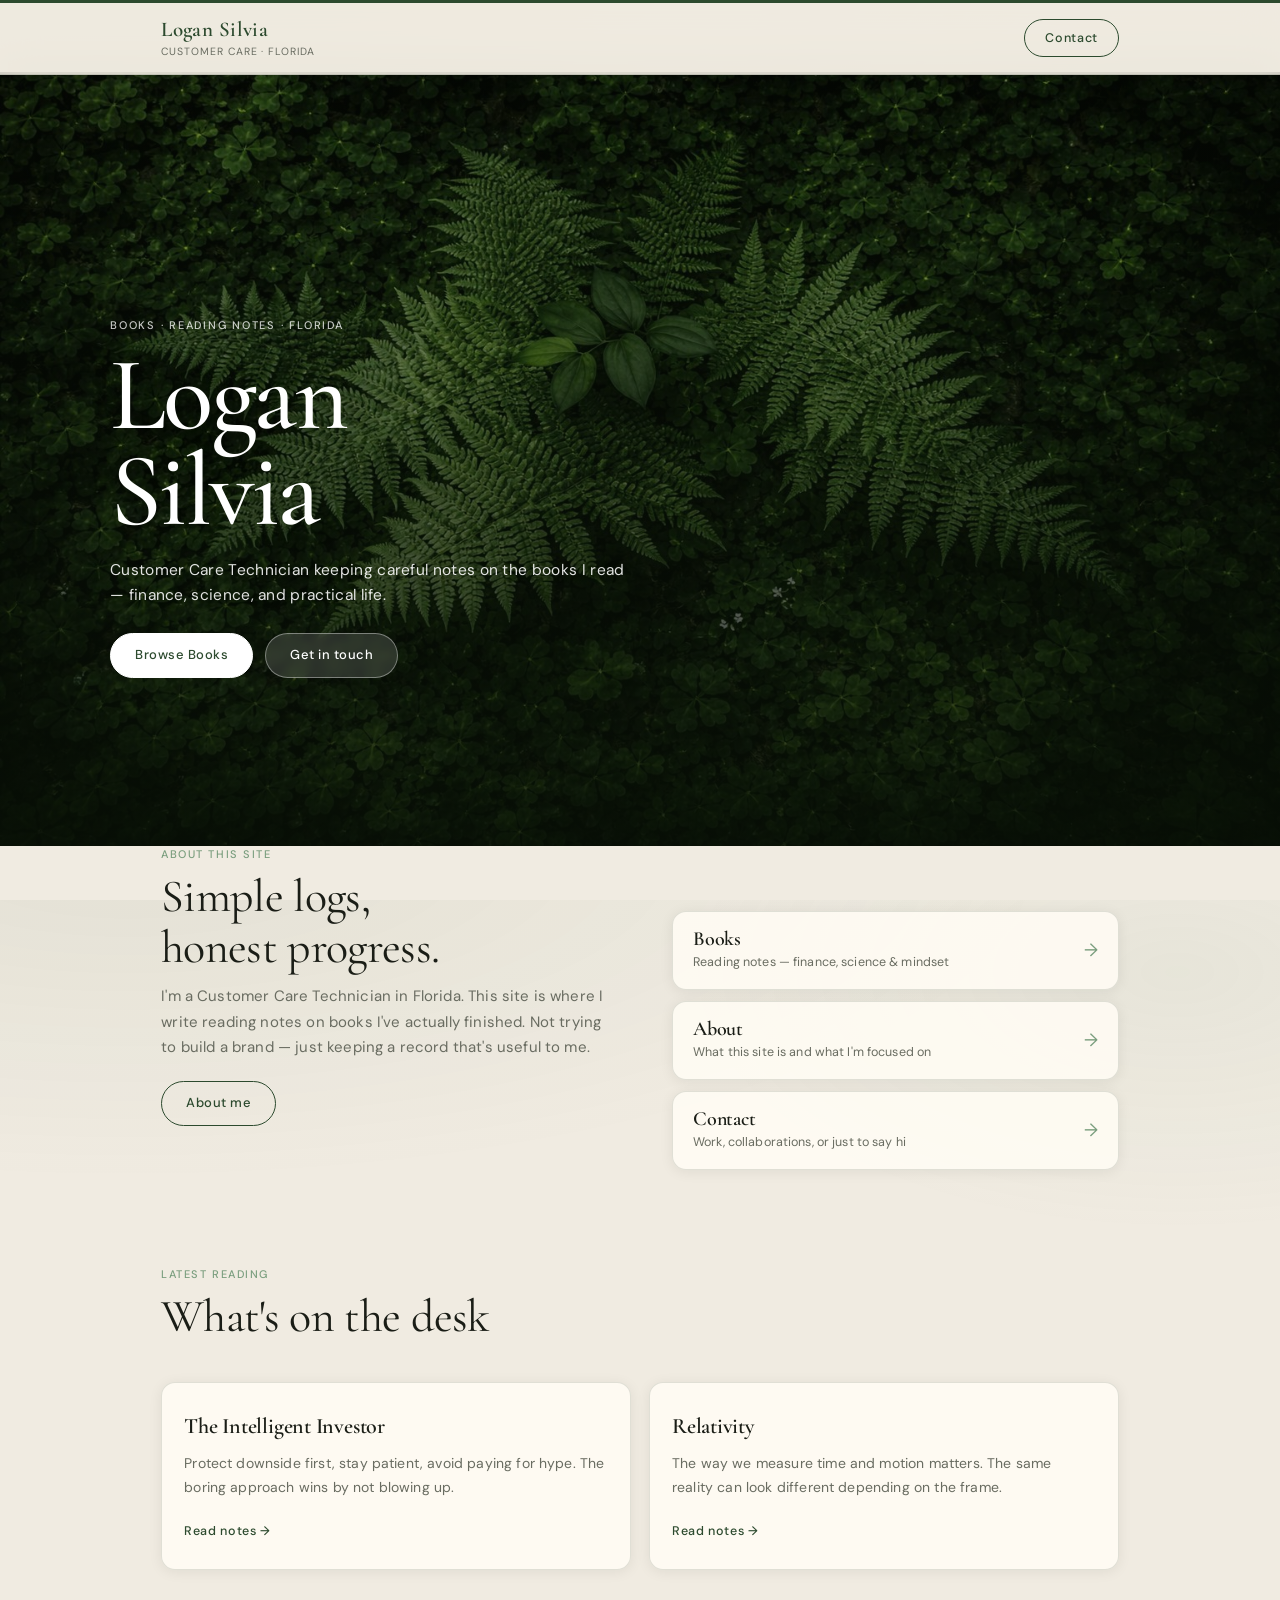
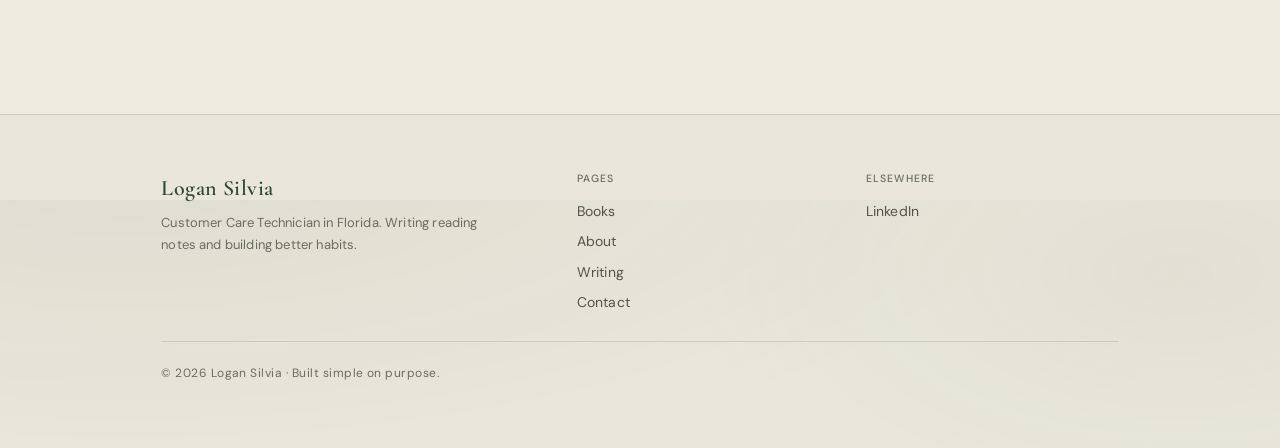
<file: index.html>
<!doctype html>
<html lang="en">

<!-- Google tag (gtag.js) -->
<script async src="https://www.googletagmanager.com/gtag/js?id=G-5EECN0SVDY"></script>
<script>
  window.dataLayer = window.dataLayer || [];
  function gtag(){dataLayer.push(arguments);}
  gtag('js', new Date());
  gtag('config', 'G-5EECN0SVDY');
</script>

<head>
  <meta charset="utf-8">
  <meta name="viewport" content="width=device-width, initial-scale=1">
  <meta name="description" content="Logan Silvia — Customer Care Technician in Florida. Reading notes and occasional thoughts.">
  <title>Logan Silvia</title>
  <link rel="preconnect" href="https://fonts.googleapis.com">
  <link rel="preconnect" href="https://fonts.gstatic.com" crossorigin>
  <link href="https://fonts.googleapis.com/css2?family=Cormorant+Garamond:ital,wght@0,300;0,400;0,600;1,300;1,400&family=DM+Sans:opsz,wght@9..40,300;9..40,400;9..40,500&display=swap" rel="stylesheet">
  <link rel="stylesheet" href="style.css">
</head>
<body>

<header class="topbar">
  <div class="wrap">
    <nav class="nav">
      <a class="brand" href="index.html" aria-label="Logan Silvia — Home">
        <span class="brand-name">Logan Silvia</span>
        <span class="brand-sub">Customer Care · Florida</span>
      </a>
      <a class="nav-cta" href="contact.html">Contact</a>
    </nav>
  </div>
</header>

<!-- Hero -->
<section class="hero">
  <img class="hero-img" src="ferns_greenery.png" alt="Ferns and clover seen from above in lush natural light">
  <div class="hero-overlay"></div>
  <div class="hero-content">
    <span class="hero-eyebrow">Books · Reading Notes · Florida</span>
    <h1>Logan<br>Silvia</h1>
    <p class="hero-sub">Customer Care Technician keeping careful notes on the books I read — finance, science, and practical life.</p>
    <div class="hero-actions">
      <a class="btn btn-hero-primary" href="books.html">Browse Books</a>
      <a class="btn btn-hero" href="contact.html">Get in touch</a>
    </div>
  </div>
</section>

<!-- Intro -->
<section class="reveal">
  <div class="wrap">
    <div style="display:grid; grid-template-columns:1fr 1fr; gap:clamp(28px,5vw,64px); align-items:start;">

      <div>
        <span class="section-label">About this site</span>
        <h2 class="section-title">Simple logs,<br>honest progress.</h2>
        <p class="section-lead" style="margin-bottom:20px;">
          I'm a Customer Care Technician in Florida. This site is where I write reading notes on books I've actually finished. Not trying to build a brand — just keeping a record that's useful to me.
        </p>
        <a class="btn btn-outline" href="about.html">About me</a>
      </div>

      <div class="intro-links">
        <a class="nav-item" href="books.html">
          <span>
            <span class="nav-item-label">Books</span>
            <span class="nav-item-desc">Reading notes — finance, science &amp; mindset</span>
          </span>
          <span class="nav-item-arrow">→</span>
        </a>
        <a class="nav-item" href="about.html">
          <span>
            <span class="nav-item-label">About</span>
            <span class="nav-item-desc">What this site is and what I'm focused on</span>
          </span>
          <span class="nav-item-arrow">→</span>
        </a>
        <a class="nav-item" href="contact.html">
          <span>
            <span class="nav-item-label">Contact</span>
            <span class="nav-item-desc">Work, collaborations, or just to say hi</span>
          </span>
          <span class="nav-item-arrow">→</span>
        </a>
      </div>

    </div>
  </div>
</section>

<!-- Latest reading -->
<section class="reveal">
  <div class="wrap">
    <div class="section-head">
      <span class="section-label">Latest reading</span>
      <h2 class="section-title">What's on the desk</h2>
    </div>

    <div class="card-grid" style="grid-template-columns: repeat(2, 1fr);">
      <a class="card" href="books.html">
        <h3>The Intelligent Investor</h3>
        <p>Protect downside first, stay patient, avoid paying for hype. The boring approach wins by not blowing up.</p>
        <span class="card-link">Read notes →</span>
      </a>
      <a class="card" href="books.html">
        <h3>Relativity</h3>
        <p>The way we measure time and motion matters. The same reality can look different depending on the frame.</p>
        <span class="card-link">Read notes →</span>
      </a>
    </div>
  </div>
</section>

<!-- AdSense -->
<div class="wrap" style="padding-bottom: clamp(28px,4vw,48px);">
  <script async src="https://pagead2.googlesyndication.com/pagead/js/adsbygoogle.js?client=ca-pub-6628677191530953" crossorigin="anonymous"></script>
  <!-- personal_site_ad -->
  <ins class="adsbygoogle"
       style="display:block"
       data-ad-client="ca-pub-6628677191530953"
       data-ad-slot="1418771566"
       data-ad-format="auto"
       data-full-width-responsive="true"></ins>
  <script>
       (adsbygoogle = window.adsbygoogle || []).push({});
  </script>
</div>

<footer>
  <div class="wrap">
    <div class="foot-grid">
      <div class="foot-brand-col">
        <span class="foot-brand">Logan Silvia</span>
        <p class="foot-tagline">Customer Care Technician in Florida. Writing reading notes and building better habits.</p>
      </div>
      <div>
        <span class="foot-col-label">Pages</span>
        <div class="foot-links">
          <a href="books.html">Books</a>
          <a href="about.html">About</a>
          <a href="writing.html">Writing</a>
          <a href="contact.html">Contact</a>
        </div>
      </div>
      <div>
        <span class="foot-col-label">Elsewhere</span>
        <div class="foot-links">
          <a href="https://www.linkedin.com/in/logan-e-silvia/" target="_blank" rel="noopener">LinkedIn</a>
        </div>
      </div>
    </div>
    <p class="foot-copy">© <span id="yr"></span> Logan Silvia · Built simple on purpose.</p>
  </div>
</footer>

<script src="site.js" defer></script>
</body>
</html>
</file>
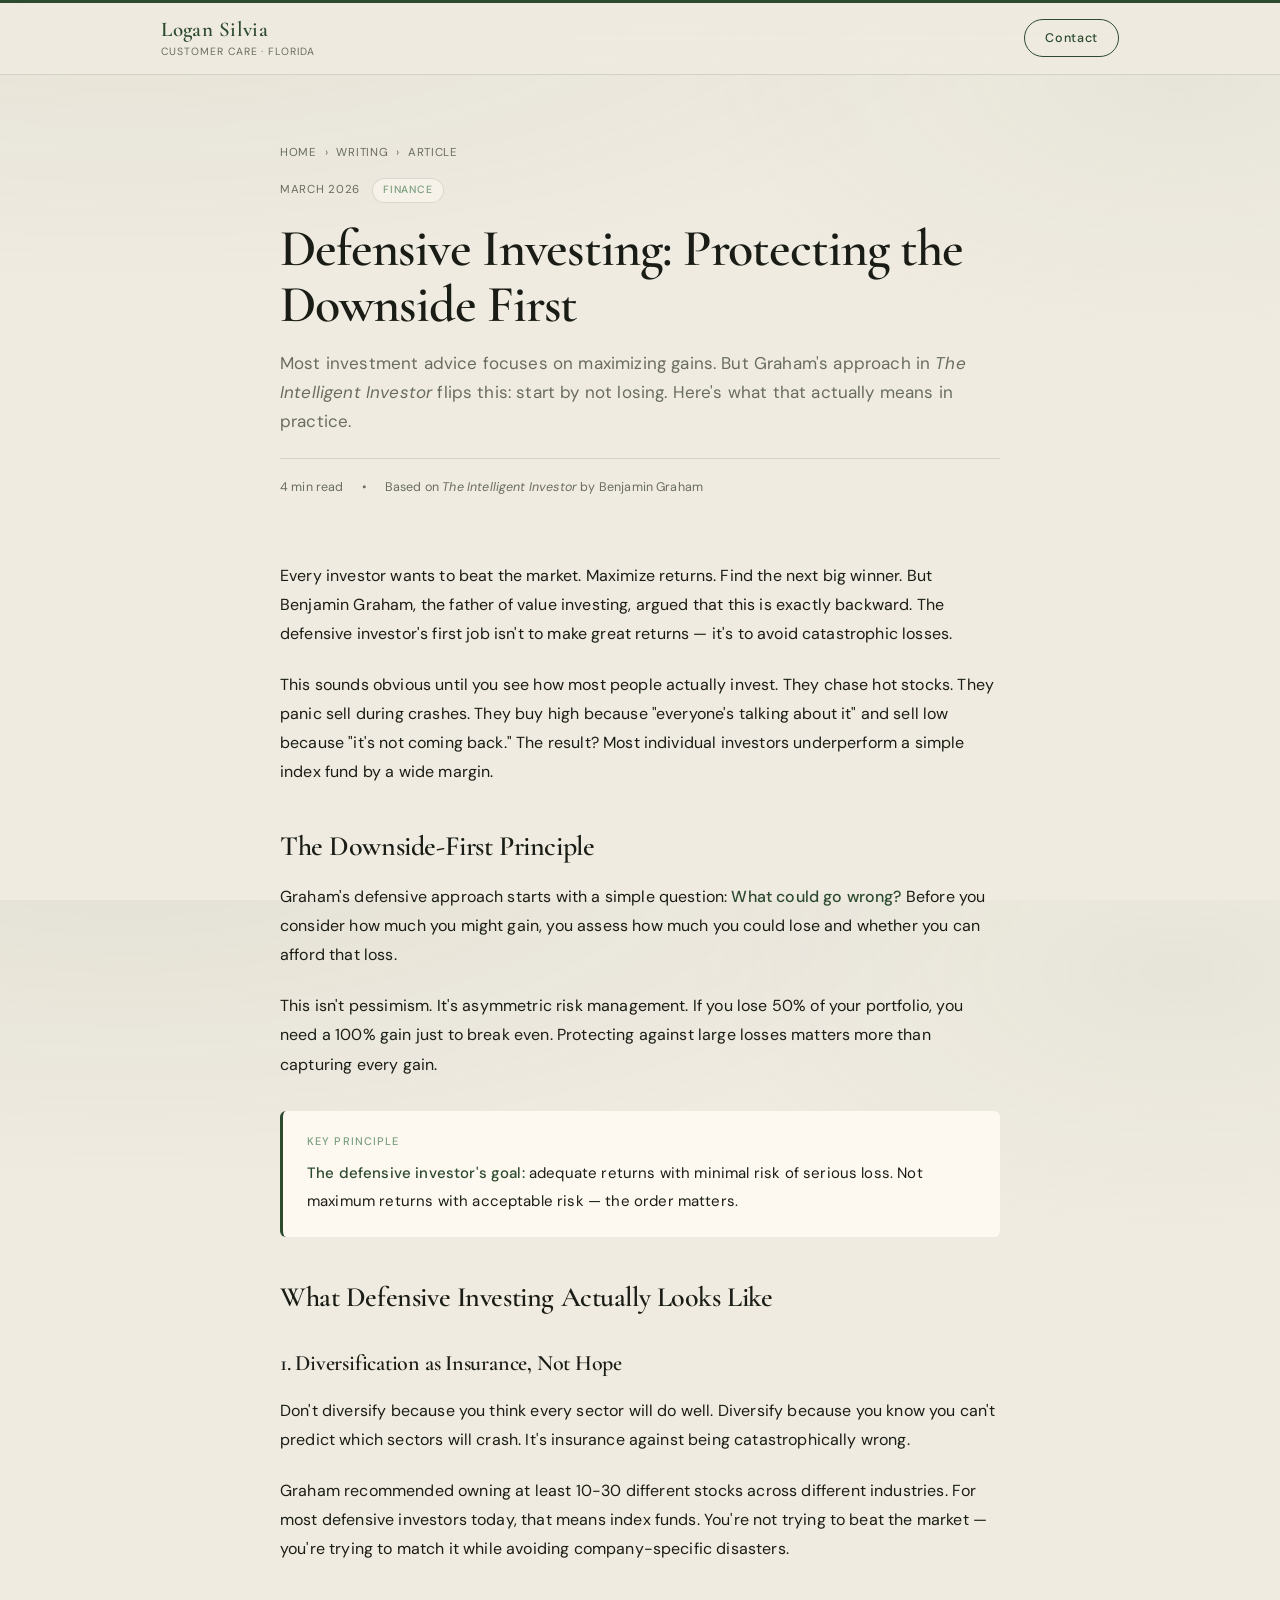
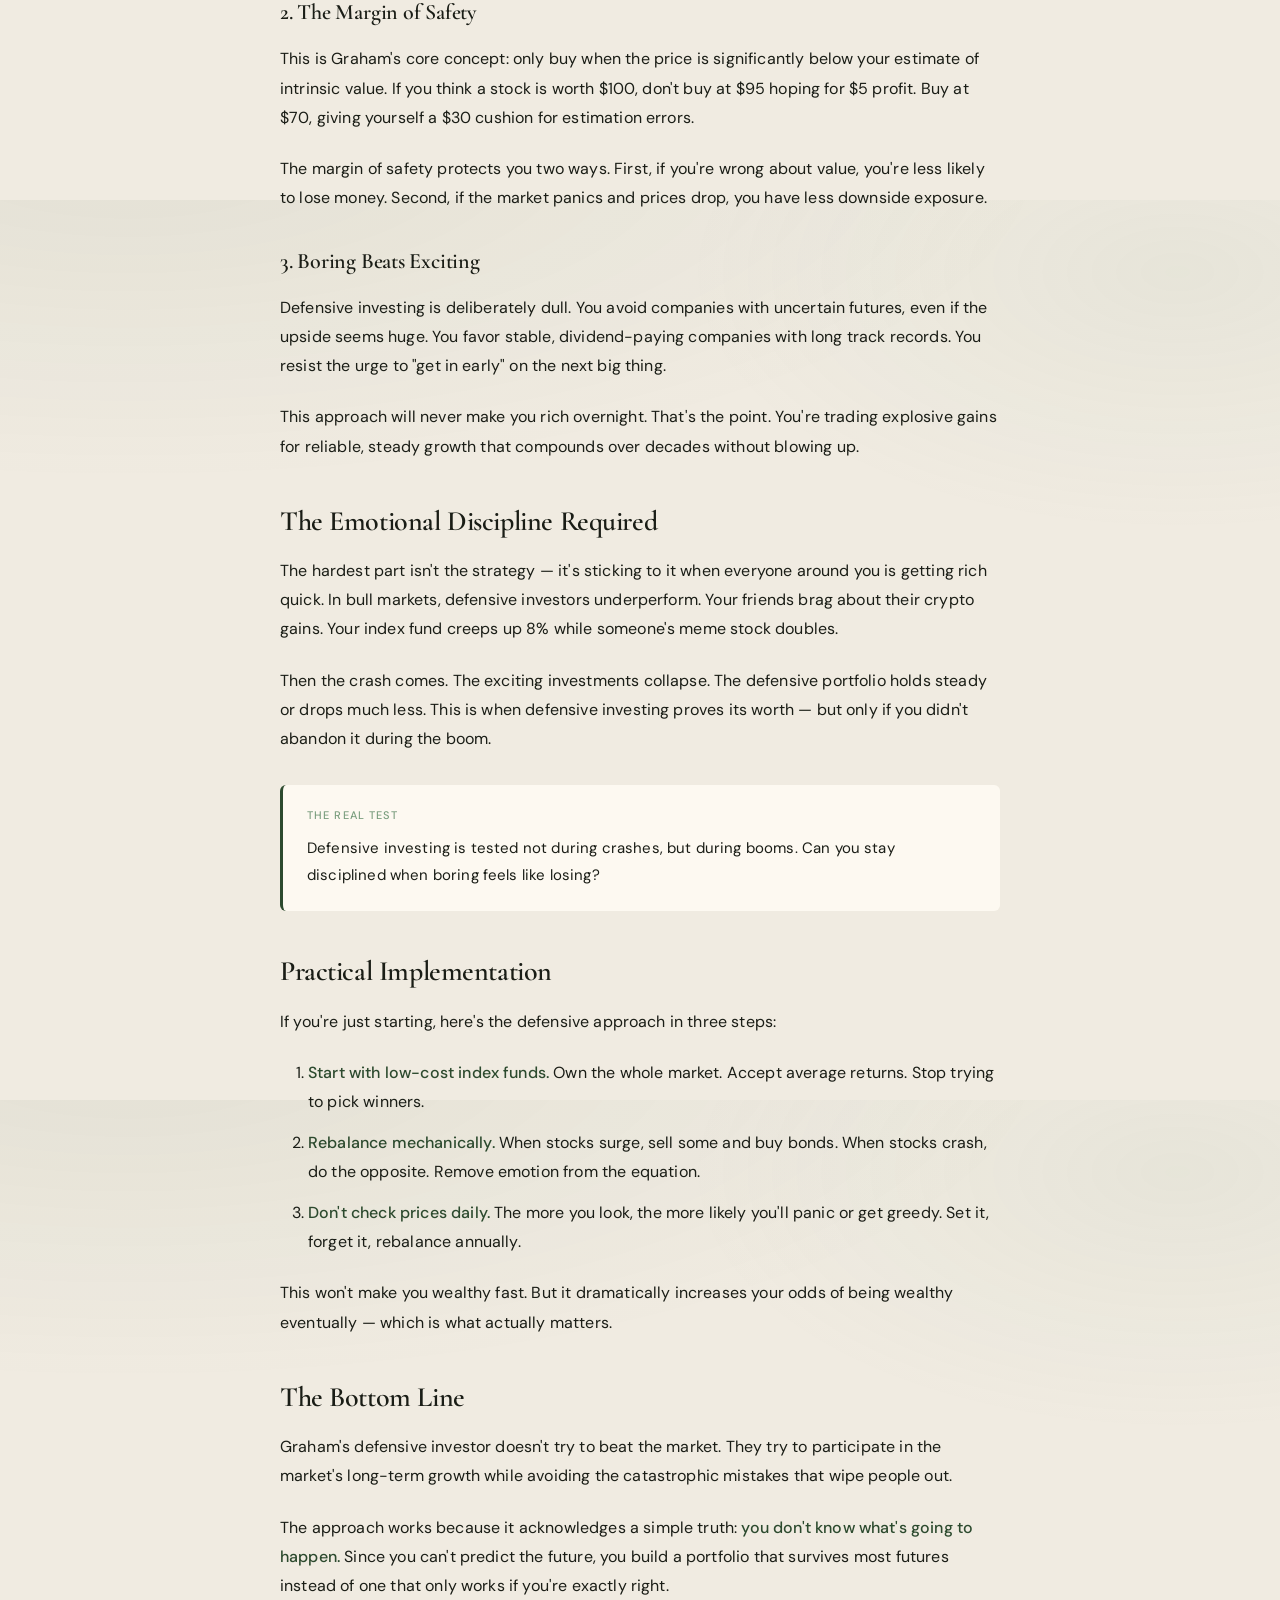
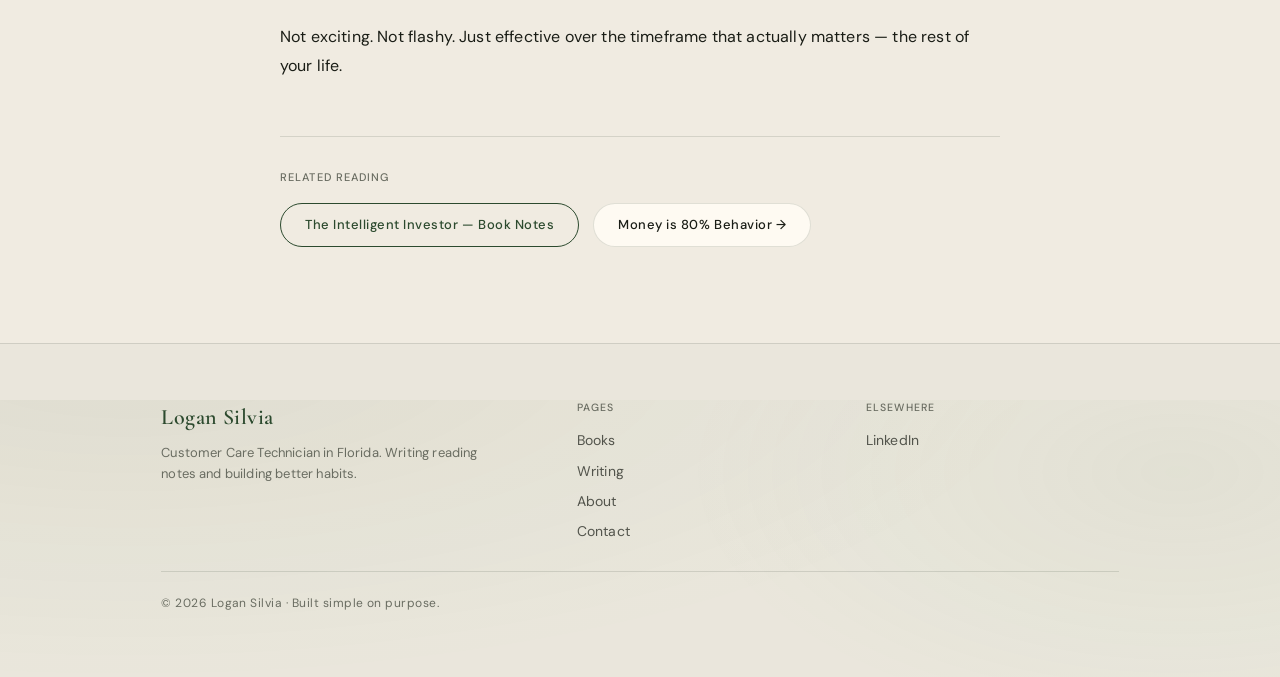
<file: article-defensive-investing.html>
<!doctype html>
<html lang="en">

<!-- Google tag (gtag.js) -->
<script async src="https://www.googletagmanager.com/gtag/js?id=G-5EECN0SVDY"></script>
<script>
  window.dataLayer = window.dataLayer || [];
  function gtag(){dataLayer.push(arguments);}
  gtag('js', new Date());
  gtag('config', 'G-5EECN0SVDY');
</script>

<head>
  <meta charset="utf-8">
  <meta name="viewport" content="width=device-width, initial-scale=1">
  <meta name="description" content="Defensive investing: protecting the downside first. Practical lessons from Benjamin Graham's The Intelligent Investor.">
  <title>Defensive Investing: Protecting the Downside First — Logan Silvia</title>
  <link rel="preconnect" href="https://fonts.googleapis.com">
  <link rel="preconnect" href="https://fonts.gstatic.com" crossorigin>
  <link href="https://fonts.googleapis.com/css2?family=Cormorant+Garamond:ital,wght@0,300;0,400;0,600;1,300;1,400&family=DM+Sans:opsz,wght@9..40,300;9..40,400;9..40,500&display=swap" rel="stylesheet">
  <link rel="stylesheet" href="style.css">
  <style>
    .article-header {
      max-width: 720px;
      margin: 0 auto clamp(40px, 6vw, 64px);
    }
    .article-meta-top {
      display: flex;
      align-items: center;
      gap: 12px;
      margin-bottom: 18px;
      flex-wrap: wrap;
    }
    .article-date {
      font-size: 11.5px;
      letter-spacing: .06em;
      color: var(--muted);
      text-transform: uppercase;
    }
    .article-category {
      font-size: 10.5px;
      font-weight: 500;
      letter-spacing: .08em;
      text-transform: uppercase;
      color: var(--sage);
      padding: 3px 10px;
      border-radius: 999px;
      border: 1px solid var(--line);
      background: var(--surface2);
    }
    .article-title-main {
      font-family: 'Cormorant Garamond', serif;
      font-size: clamp(32px, 5.5vw, 52px);
      font-weight: 600;
      letter-spacing: -.02em;
      line-height: 1.08;
      color: var(--text);
      margin-bottom: 16px;
    }
    .article-excerpt-main {
      font-size: 17px;
      color: var(--muted);
      line-height: 1.7;
      margin-bottom: 22px;
    }
    .article-read-info {
      display: flex;
      gap: 18px;
      padding-top: 18px;
      border-top: 1px solid var(--line);
      font-size: 12.5px;
      color: var(--muted);
    }
    .article-content {
      max-width: 720px;
      margin: 0 auto;
    }
    .article-content p {
      font-size: 16px;
      line-height: 1.82;
      color: var(--text);
      margin-bottom: 22px;
    }
    .article-content h2 {
      font-family: 'Cormorant Garamond', serif;
      font-size: 28px;
      font-weight: 600;
      letter-spacing: -.015em;
      color: var(--text);
      margin: 44px 0 18px;
      line-height: 1.2;
    }
    .article-content h3 {
      font-family: 'Cormorant Garamond', serif;
      font-size: 22px;
      font-weight: 600;
      letter-spacing: -.01em;
      color: var(--text);
      margin: 32px 0 14px;
    }
    .article-content ul, .article-content ol {
      margin: 22px 0;
      padding-left: 28px;
    }
    .article-content li {
      font-size: 16px;
      line-height: 1.82;
      color: var(--text);
      margin-bottom: 12px;
    }
    .article-content strong {
      font-weight: 500;
      color: var(--green);
    }
    .article-content em {
      font-style: italic;
      color: var(--text);
    }
    .callout-box {
      background: var(--surface);
      border-left: 3px solid var(--green);
      border-radius: var(--radius);
      padding: 22px 24px;
      margin: 32px 0;
    }
    .callout-box p {
      margin-bottom: 0;
      font-size: 15px;
    }
    .callout-label {
      font-size: 11px;
      font-weight: 500;
      letter-spacing: .1em;
      text-transform: uppercase;
      color: var(--sage);
      display: block;
      margin-bottom: 10px;
    }
    .article-footer {
      max-width: 720px;
      margin: 56px auto 0;
      padding-top: 32px;
      border-top: 1px solid var(--line);
    }
    .related-label {
      font-size: 11px;
      font-weight: 500;
      letter-spacing: .1em;
      text-transform: uppercase;
      color: var(--muted);
      display: block;
      margin-bottom: 16px;
    }
  </style>
</head>
<body>

<header class="topbar">
  <div class="wrap">
    <nav class="nav">
      <a class="brand" href="index.html" aria-label="Logan Silvia — Home">
        <span class="brand-name">Logan Silvia</span>
        <span class="brand-sub">Customer Care · Florida</span>
      </a>
      <a class="nav-cta" href="contact.html">Contact</a>
    </nav>
  </div>
</header>

<main>
  <div class="wrap" style="padding-top: clamp(44px, 6vw, 72px); padding-bottom: clamp(64px, 8vw, 96px);">
    
    <!-- Article Header -->
    <div class="article-header reveal">
      <div class="breadcrumb">
        <a href="index.html">Home</a>
        <span>›</span>
        <a href="writing.html">Writing</a>
        <span>›</span>
        <span>Article</span>
      </div>
      <div class="article-meta-top">
        <span class="article-date">March 2026</span>
        <span class="article-category">Finance</span>
      </div>
      <h1 class="article-title-main">Defensive Investing: Protecting the Downside First</h1>
      <p class="article-excerpt-main">
        Most investment advice focuses on maximizing gains. But Graham's approach in <em>The Intelligent Investor</em> flips this: start by not losing. Here's what that actually means in practice.
      </p>
      <div class="article-read-info">
        <span>4 min read</span>
        <span>•</span>
        <span>Based on <em>The Intelligent Investor</em> by Benjamin Graham</span>
      </div>
    </div>

    <!-- Article Content -->
    <div class="article-content reveal">
      
      <p>
        Every investor wants to beat the market. Maximize returns. Find the next big winner. But Benjamin Graham, the father of value investing, argued that this is exactly backward. The defensive investor's first job isn't to make great returns — it's to avoid catastrophic losses.
      </p>

      <p>
        This sounds obvious until you see how most people actually invest. They chase hot stocks. They panic sell during crashes. They buy high because "everyone's talking about it" and sell low because "it's not coming back." The result? Most individual investors underperform a simple index fund by a wide margin.
      </p>

      <h2>The Downside-First Principle</h2>

      <p>
        Graham's defensive approach starts with a simple question: <strong>What could go wrong?</strong> Before you consider how much you might gain, you assess how much you could lose and whether you can afford that loss.
      </p>

      <p>
        This isn't pessimism. It's asymmetric risk management. If you lose 50% of your portfolio, you need a 100% gain just to break even. Protecting against large losses matters more than capturing every gain.
      </p>

      <div class="callout-box">
        <span class="callout-label">Key Principle</span>
        <p><strong>The defensive investor's goal:</strong> adequate returns with minimal risk of serious loss. Not maximum returns with acceptable risk — the order matters.</p>
      </div>

      <h2>What Defensive Investing Actually Looks Like</h2>

      <h3>1. Diversification as Insurance, Not Hope</h3>
      
      <p>
        Don't diversify because you think every sector will do well. Diversify because you know you can't predict which sectors will crash. It's insurance against being catastrophically wrong.
      </p>

      <p>
        Graham recommended owning at least 10-30 different stocks across different industries. For most defensive investors today, that means index funds. You're not trying to beat the market — you're trying to match it while avoiding company-specific disasters.
      </p>

      <h3>2. The Margin of Safety</h3>

      <p>
        This is Graham's core concept: only buy when the price is significantly below your estimate of intrinsic value. If you think a stock is worth $100, don't buy at $95 hoping for $5 profit. Buy at $70, giving yourself a $30 cushion for estimation errors.
      </p>

      <p>
        The margin of safety protects you two ways. First, if you're wrong about value, you're less likely to lose money. Second, if the market panics and prices drop, you have less downside exposure.
      </p>

      <h3>3. Boring Beats Exciting</h3>

      <p>
        Defensive investing is deliberately dull. You avoid companies with uncertain futures, even if the upside seems huge. You favor stable, dividend-paying companies with long track records. You resist the urge to "get in early" on the next big thing.
      </p>

      <p>
        This approach will never make you rich overnight. That's the point. You're trading explosive gains for reliable, steady growth that compounds over decades without blowing up.
      </p>

      <h2>The Emotional Discipline Required</h2>

      <p>
        The hardest part isn't the strategy — it's sticking to it when everyone around you is getting rich quick. In bull markets, defensive investors underperform. Your friends brag about their crypto gains. Your index fund creeps up 8% while someone's meme stock doubles.
      </p>

      <p>
        Then the crash comes. The exciting investments collapse. The defensive portfolio holds steady or drops much less. This is when defensive investing proves its worth — but only if you didn't abandon it during the boom.
      </p>

      <div class="callout-box">
        <span class="callout-label">The Real Test</span>
        <p>Defensive investing is tested not during crashes, but during booms. Can you stay disciplined when boring feels like losing?</p>
      </div>

      <h2>Practical Implementation</h2>

      <p>
        If you're just starting, here's the defensive approach in three steps:
      </p>

      <ol>
        <li><strong>Start with low-cost index funds.</strong> Own the whole market. Accept average returns. Stop trying to pick winners.</li>
        <li><strong>Rebalance mechanically.</strong> When stocks surge, sell some and buy bonds. When stocks crash, do the opposite. Remove emotion from the equation.</li>
        <li><strong>Don't check prices daily.</strong> The more you look, the more likely you'll panic or get greedy. Set it, forget it, rebalance annually.</li>
      </ol>

      <p>
        This won't make you wealthy fast. But it dramatically increases your odds of being wealthy eventually — which is what actually matters.
      </p>

      <h2>The Bottom Line</h2>

      <p>
        Graham's defensive investor doesn't try to beat the market. They try to participate in the market's long-term growth while avoiding the catastrophic mistakes that wipe people out.
      </p>

      <p>
        The approach works because it acknowledges a simple truth: <strong>you don't know what's going to happen.</strong> Since you can't predict the future, you build a portfolio that survives most futures instead of one that only works if you're exactly right.
      </p>

      <p>
        Not exciting. Not flashy. Just effective over the timeframe that actually matters — the rest of your life.
      </p>

    </div>

    <!-- Article Footer -->
    <div class="article-footer reveal">
      <span class="related-label">Related Reading</span>
      <div style="display: flex; gap: 14px; flex-wrap: wrap;">
        <a class="btn btn-outline" href="books.html">The Intelligent Investor — Book Notes</a>
        <a class="btn btn-ghost" href="article-money-behavior.html">Money is 80% Behavior →</a>
      </div>
    </div>

  </div>
</main>

<footer>
  <div class="wrap">
    <div class="foot-grid">
      <div class="foot-brand-col">
        <span class="foot-brand">Logan Silvia</span>
        <p class="foot-tagline">Customer Care Technician in Florida. Writing reading notes and building better habits.</p>
      </div>
      <div>
        <span class="foot-col-label">Pages</span>
        <div class="foot-links">
          <a href="books.html">Books</a>
          <a href="writing.html">Writing</a>
          <a href="about.html">About</a>
          <a href="contact.html">Contact</a>
        </div>
      </div>
      <div>
        <span class="foot-col-label">Elsewhere</span>
        <div class="foot-links">
          <a href="https://www.linkedin.com/in/logan-e-silvia/" target="_blank" rel="noopener">LinkedIn</a>
        </div>
      </div>
    </div>
    <p class="foot-copy">© <span id="yr"></span> Logan Silvia · Built simple on purpose.</p>
  </div>
</footer>

<script src="site.js" defer></script>
</body>
</html>
</file>
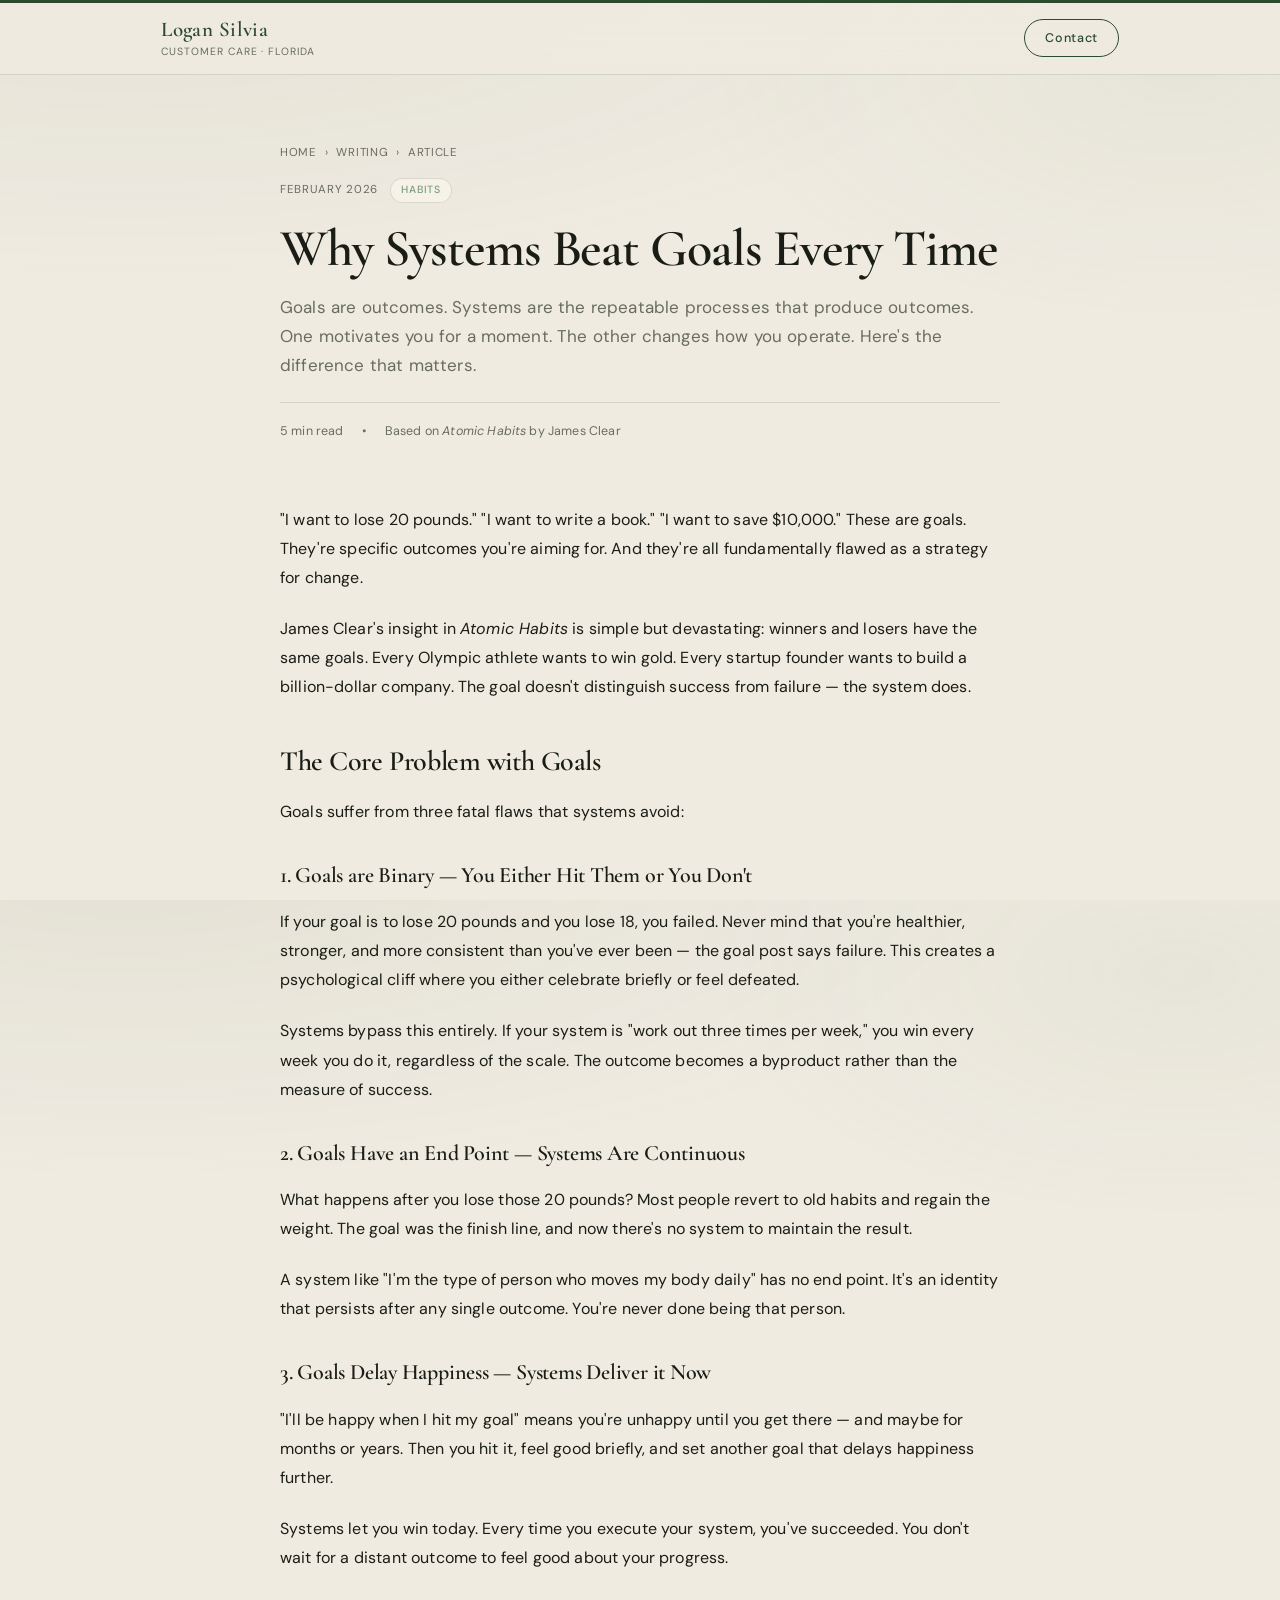
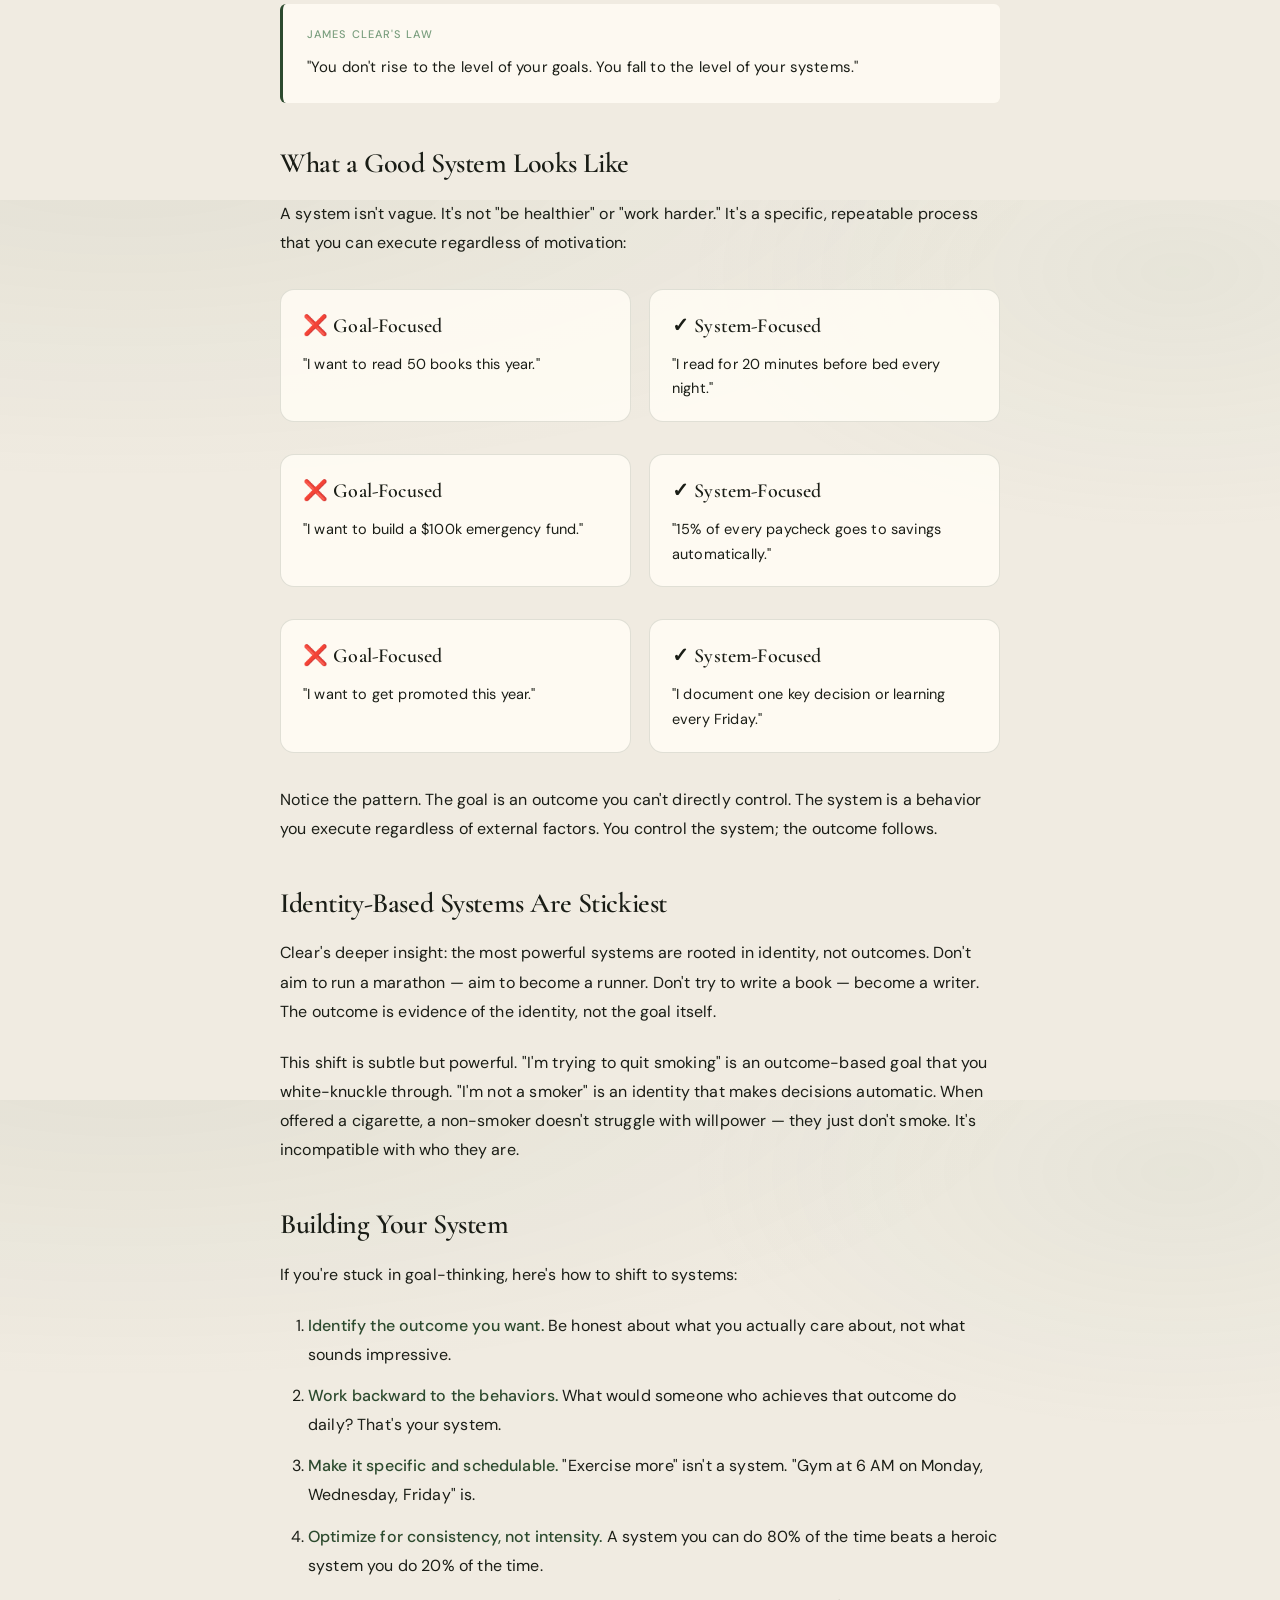
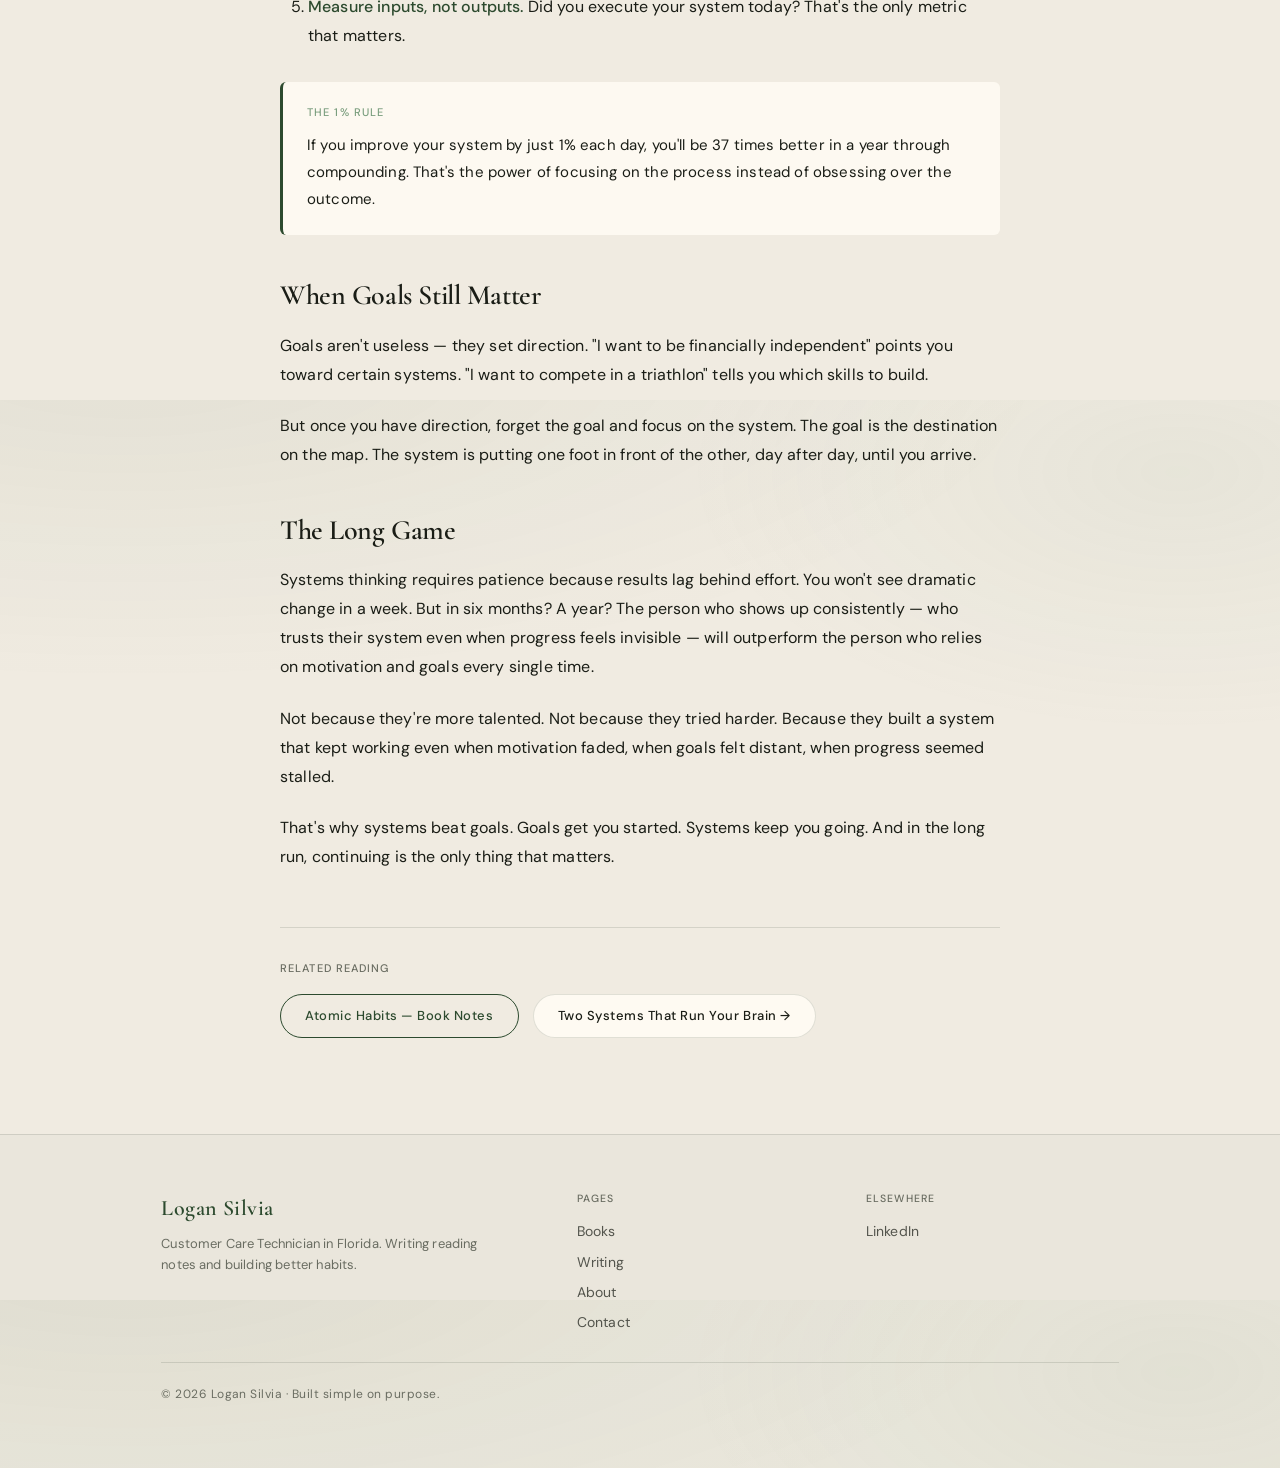
<file: article-system-beats-goals.html>
<!doctype html>
<html lang="en">

<!-- Google tag (gtag.js) -->
<script async src="https://www.googletagmanager.com/gtag/js?id=G-5EECN0SVDY"></script>
<script>
  window.dataLayer = window.dataLayer || [];
  function gtag(){dataLayer.push(arguments);}
  gtag('js', new Date());
  gtag('config', 'G-5EECN0SVDY');
</script>

<head>
  <meta charset="utf-8">
  <meta name="viewport" content="width=device-width, initial-scale=1">
  <meta name="description" content="Why systems beat goals every time. Practical lessons from James Clear's Atomic Habits on building lasting change.">
  <title>Why Systems Beat Goals Every Time — Logan Silvia</title>
  <link rel="preconnect" href="https://fonts.googleapis.com">
  <link rel="preconnect" href="https://fonts.gstatic.com" crossorigin>
  <link href="https://fonts.googleapis.com/css2?family=Cormorant+Garamond:ital,wght@0,300;0,400;0,600;1,300;1,400&family=DM+Sans:opsz,wght@9..40,300;9..40,400;9..40,500&display=swap" rel="stylesheet">
  <link rel="stylesheet" href="style.css">
  <style>
    .article-header {
      max-width: 720px;
      margin: 0 auto clamp(40px, 6vw, 64px);
    }
    .article-meta-top {
      display: flex;
      align-items: center;
      gap: 12px;
      margin-bottom: 18px;
      flex-wrap: wrap;
    }
    .article-date {
      font-size: 11.5px;
      letter-spacing: .06em;
      color: var(--muted);
      text-transform: uppercase;
    }
    .article-category {
      font-size: 10.5px;
      font-weight: 500;
      letter-spacing: .08em;
      text-transform: uppercase;
      color: var(--sage);
      padding: 3px 10px;
      border-radius: 999px;
      border: 1px solid var(--line);
      background: var(--surface2);
    }
    .article-title-main {
      font-family: 'Cormorant Garamond', serif;
      font-size: clamp(32px, 5.5vw, 52px);
      font-weight: 600;
      letter-spacing: -.02em;
      line-height: 1.08;
      color: var(--text);
      margin-bottom: 16px;
    }
    .article-excerpt-main {
      font-size: 17px;
      color: var(--muted);
      line-height: 1.7;
      margin-bottom: 22px;
    }
    .article-read-info {
      display: flex;
      gap: 18px;
      padding-top: 18px;
      border-top: 1px solid var(--line);
      font-size: 12.5px;
      color: var(--muted);
    }
    .article-content {
      max-width: 720px;
      margin: 0 auto;
    }
    .article-content p {
      font-size: 16px;
      line-height: 1.82;
      color: var(--text);
      margin-bottom: 22px;
    }
    .article-content h2 {
      font-family: 'Cormorant Garamond', serif;
      font-size: 28px;
      font-weight: 600;
      letter-spacing: -.015em;
      color: var(--text);
      margin: 44px 0 18px;
      line-height: 1.2;
    }
    .article-content h3 {
      font-family: 'Cormorant Garamond', serif;
      font-size: 22px;
      font-weight: 600;
      letter-spacing: -.01em;
      color: var(--text);
      margin: 32px 0 14px;
    }
    .article-content ul, .article-content ol {
      margin: 22px 0;
      padding-left: 28px;
    }
    .article-content li {
      font-size: 16px;
      line-height: 1.82;
      color: var(--text);
      margin-bottom: 12px;
    }
    .article-content strong {
      font-weight: 500;
      color: var(--green);
    }
    .article-content em {
      font-style: italic;
      color: var(--text);
    }
    .callout-box {
      background: var(--surface);
      border-left: 3px solid var(--green);
      border-radius: var(--radius);
      padding: 22px 24px;
      margin: 32px 0;
    }
    .callout-box p {
      margin-bottom: 0;
      font-size: 15px;
    }
    .callout-label {
      font-size: 11px;
      font-weight: 500;
      letter-spacing: .1em;
      text-transform: uppercase;
      color: var(--sage);
      display: block;
      margin-bottom: 10px;
    }
    .comparison-grid {
      display: grid;
      grid-template-columns: 1fr 1fr;
      gap: 18px;
      margin: 32px 0;
    }
    @media (max-width: 620px) {
      .comparison-grid { grid-template-columns: 1fr; }
    }
    .comparison-card {
      background: var(--surface);
      border: 1px solid var(--line);
      border-radius: var(--radius-lg);
      padding: 20px 22px;
    }
    .comparison-card h4 {
      font-family: 'Cormorant Garamond', serif;
      font-size: 20px;
      font-weight: 600;
      margin-bottom: 10px;
      color: var(--text);
    }
    .comparison-card p {
      font-size: 14.5px;
      line-height: 1.7;
      margin-bottom: 0;
    }
    .article-footer {
      max-width: 720px;
      margin: 56px auto 0;
      padding-top: 32px;
      border-top: 1px solid var(--line);
    }
    .related-label {
      font-size: 11px;
      font-weight: 500;
      letter-spacing: .1em;
      text-transform: uppercase;
      color: var(--muted);
      display: block;
      margin-bottom: 16px;
    }
  </style>
</head>
<body>

<header class="topbar">
  <div class="wrap">
    <nav class="nav">
      <a class="brand" href="index.html" aria-label="Logan Silvia — Home">
        <span class="brand-name">Logan Silvia</span>
        <span class="brand-sub">Customer Care · Florida</span>
      </a>
      <a class="nav-cta" href="contact.html">Contact</a>
    </nav>
  </div>
</header>

<main>
  <div class="wrap" style="padding-top: clamp(44px, 6vw, 72px); padding-bottom: clamp(64px, 8vw, 96px);">
    
    <!-- Article Header -->
    <div class="article-header reveal">
      <div class="breadcrumb">
        <a href="index.html">Home</a>
        <span>›</span>
        <a href="writing.html">Writing</a>
        <span>›</span>
        <span>Article</span>
      </div>
      <div class="article-meta-top">
        <span class="article-date">February 2026</span>
        <span class="article-category">Habits</span>
      </div>
      <h1 class="article-title-main">Why Systems Beat Goals Every Time</h1>
      <p class="article-excerpt-main">
        Goals are outcomes. Systems are the repeatable processes that produce outcomes. One motivates you for a moment. The other changes how you operate. Here's the difference that matters.
      </p>
      <div class="article-read-info">
        <span>5 min read</span>
        <span>•</span>
        <span>Based on <em>Atomic Habits</em> by James Clear</span>
      </div>
    </div>

    <!-- Article Content -->
    <div class="article-content reveal">
      
      <p>
        "I want to lose 20 pounds." "I want to write a book." "I want to save $10,000." These are goals. They're specific outcomes you're aiming for. And they're all fundamentally flawed as a strategy for change.
      </p>

      <p>
        James Clear's insight in <em>Atomic Habits</em> is simple but devastating: winners and losers have the same goals. Every Olympic athlete wants to win gold. Every startup founder wants to build a billion-dollar company. The goal doesn't distinguish success from failure — the system does.
      </p>

      <h2>The Core Problem with Goals</h2>

      <p>
        Goals suffer from three fatal flaws that systems avoid:
      </p>

      <h3>1. Goals are Binary — You Either Hit Them or You Don't</h3>
      
      <p>
        If your goal is to lose 20 pounds and you lose 18, you failed. Never mind that you're healthier, stronger, and more consistent than you've ever been — the goal post says failure. This creates a psychological cliff where you either celebrate briefly or feel defeated.
      </p>

      <p>
        Systems bypass this entirely. If your system is "work out three times per week," you win every week you do it, regardless of the scale. The outcome becomes a byproduct rather than the measure of success.
      </p>

      <h3>2. Goals Have an End Point — Systems Are Continuous</h3>

      <p>
        What happens after you lose those 20 pounds? Most people revert to old habits and regain the weight. The goal was the finish line, and now there's no system to maintain the result.
      </p>

      <p>
        A system like "I'm the type of person who moves my body daily" has no end point. It's an identity that persists after any single outcome. You're never done being that person.
      </p>

      <h3>3. Goals Delay Happiness — Systems Deliver it Now</h3>

      <p>
        "I'll be happy when I hit my goal" means you're unhappy until you get there — and maybe for months or years. Then you hit it, feel good briefly, and set another goal that delays happiness further.
      </p>

      <p>
        Systems let you win today. Every time you execute your system, you've succeeded. You don't wait for a distant outcome to feel good about your progress.
      </p>

      <div class="callout-box">
        <span class="callout-label">James Clear's Law</span>
        <p>"You don't rise to the level of your goals. You fall to the level of your systems."</p>
      </div>

      <h2>What a Good System Looks Like</h2>

      <p>
        A system isn't vague. It's not "be healthier" or "work harder." It's a specific, repeatable process that you can execute regardless of motivation:
      </p>

      <div class="comparison-grid">
        <div class="comparison-card">
          <h4>❌ Goal-Focused</h4>
          <p>"I want to read 50 books this year."</p>
        </div>
        <div class="comparison-card">
          <h4>✓ System-Focused</h4>
          <p>"I read for 20 minutes before bed every night."</p>
        </div>
      </div>

      <div class="comparison-grid">
        <div class="comparison-card">
          <h4>❌ Goal-Focused</h4>
          <p>"I want to build a $100k emergency fund."</p>
        </div>
        <div class="comparison-card">
          <h4>✓ System-Focused</h4>
          <p>"15% of every paycheck goes to savings automatically."</p>
        </div>
      </div>

      <div class="comparison-grid">
        <div class="comparison-card">
          <h4>❌ Goal-Focused</h4>
          <p>"I want to get promoted this year."</p>
        </div>
        <div class="comparison-card">
          <h4>✓ System-Focused</h4>
          <p>"I document one key decision or learning every Friday."</p>
        </div>
      </div>

      <p>
        Notice the pattern. The goal is an outcome you can't directly control. The system is a behavior you execute regardless of external factors. You control the system; the outcome follows.
      </p>

      <h2>Identity-Based Systems Are Stickiest</h2>

      <p>
        Clear's deeper insight: the most powerful systems are rooted in identity, not outcomes. Don't aim to run a marathon — aim to become a runner. Don't try to write a book — become a writer. The outcome is evidence of the identity, not the goal itself.
      </p>

      <p>
        This shift is subtle but powerful. "I'm trying to quit smoking" is an outcome-based goal that you white-knuckle through. "I'm not a smoker" is an identity that makes decisions automatic. When offered a cigarette, a non-smoker doesn't struggle with willpower — they just don't smoke. It's incompatible with who they are.
      </p>

      <h2>Building Your System</h2>

      <p>
        If you're stuck in goal-thinking, here's how to shift to systems:
      </p>

      <ol>
        <li><strong>Identify the outcome you want.</strong> Be honest about what you actually care about, not what sounds impressive.</li>
        <li><strong>Work backward to the behaviors.</strong> What would someone who achieves that outcome do daily? That's your system.</li>
        <li><strong>Make it specific and schedulable.</strong> "Exercise more" isn't a system. "Gym at 6 AM on Monday, Wednesday, Friday" is.</li>
        <li><strong>Optimize for consistency, not intensity.</strong> A system you can do 80% of the time beats a heroic system you do 20% of the time.</li>
        <li><strong>Measure inputs, not outputs.</strong> Did you execute your system today? That's the only metric that matters.</li>
      </ol>

      <div class="callout-box">
        <span class="callout-label">The 1% Rule</span>
        <p>If you improve your system by just 1% each day, you'll be 37 times better in a year through compounding. That's the power of focusing on the process instead of obsessing over the outcome.</p>
      </div>

      <h2>When Goals Still Matter</h2>

      <p>
        Goals aren't useless — they set direction. "I want to be financially independent" points you toward certain systems. "I want to compete in a triathlon" tells you which skills to build.
      </p>

      <p>
        But once you have direction, forget the goal and focus on the system. The goal is the destination on the map. The system is putting one foot in front of the other, day after day, until you arrive.
      </p>

      <h2>The Long Game</h2>

      <p>
        Systems thinking requires patience because results lag behind effort. You won't see dramatic change in a week. But in six months? A year? The person who shows up consistently — who trusts their system even when progress feels invisible — will outperform the person who relies on motivation and goals every single time.
      </p>

      <p>
        Not because they're more talented. Not because they tried harder. Because they built a system that kept working even when motivation faded, when goals felt distant, when progress seemed stalled.
      </p>

      <p>
        That's why systems beat goals. Goals get you started. Systems keep you going. And in the long run, continuing is the only thing that matters.
      </p>

    </div>

    <!-- Article Footer -->
    <div class="article-footer reveal">
      <span class="related-label">Related Reading</span>
      <div style="display: flex; gap: 14px; flex-wrap: wrap;">
        <a class="btn btn-outline" href="books.html">Atomic Habits — Book Notes</a>
        <a class="btn btn-ghost" href="article-two-systems.html">Two Systems That Run Your Brain →</a>
      </div>
    </div>

  </div>
</main>

<footer>
  <div class="wrap">
    <div class="foot-grid">
      <div class="foot-brand-col">
        <span class="foot-brand">Logan Silvia</span>
        <p class="foot-tagline">Customer Care Technician in Florida. Writing reading notes and building better habits.</p>
      </div>
      <div>
        <span class="foot-col-label">Pages</span>
        <div class="foot-links">
          <a href="books.html">Books</a>
          <a href="writing.html">Writing</a>
          <a href="about.html">About</a>
          <a href="contact.html">Contact</a>
        </div>
      </div>
      <div>
        <span class="foot-col-label">Elsewhere</span>
        <div class="foot-links">
          <a href="https://www.linkedin.com/in/logan-e-silvia/" target="_blank" rel="noopener">LinkedIn</a>
        </div>
      </div>
    </div>
    <p class="foot-copy">© <span id="yr"></span> Logan Silvia · Built simple on purpose.</p>
  </div>
</footer>

<script src="site.js" defer></script>
</body>
</html>
</file>
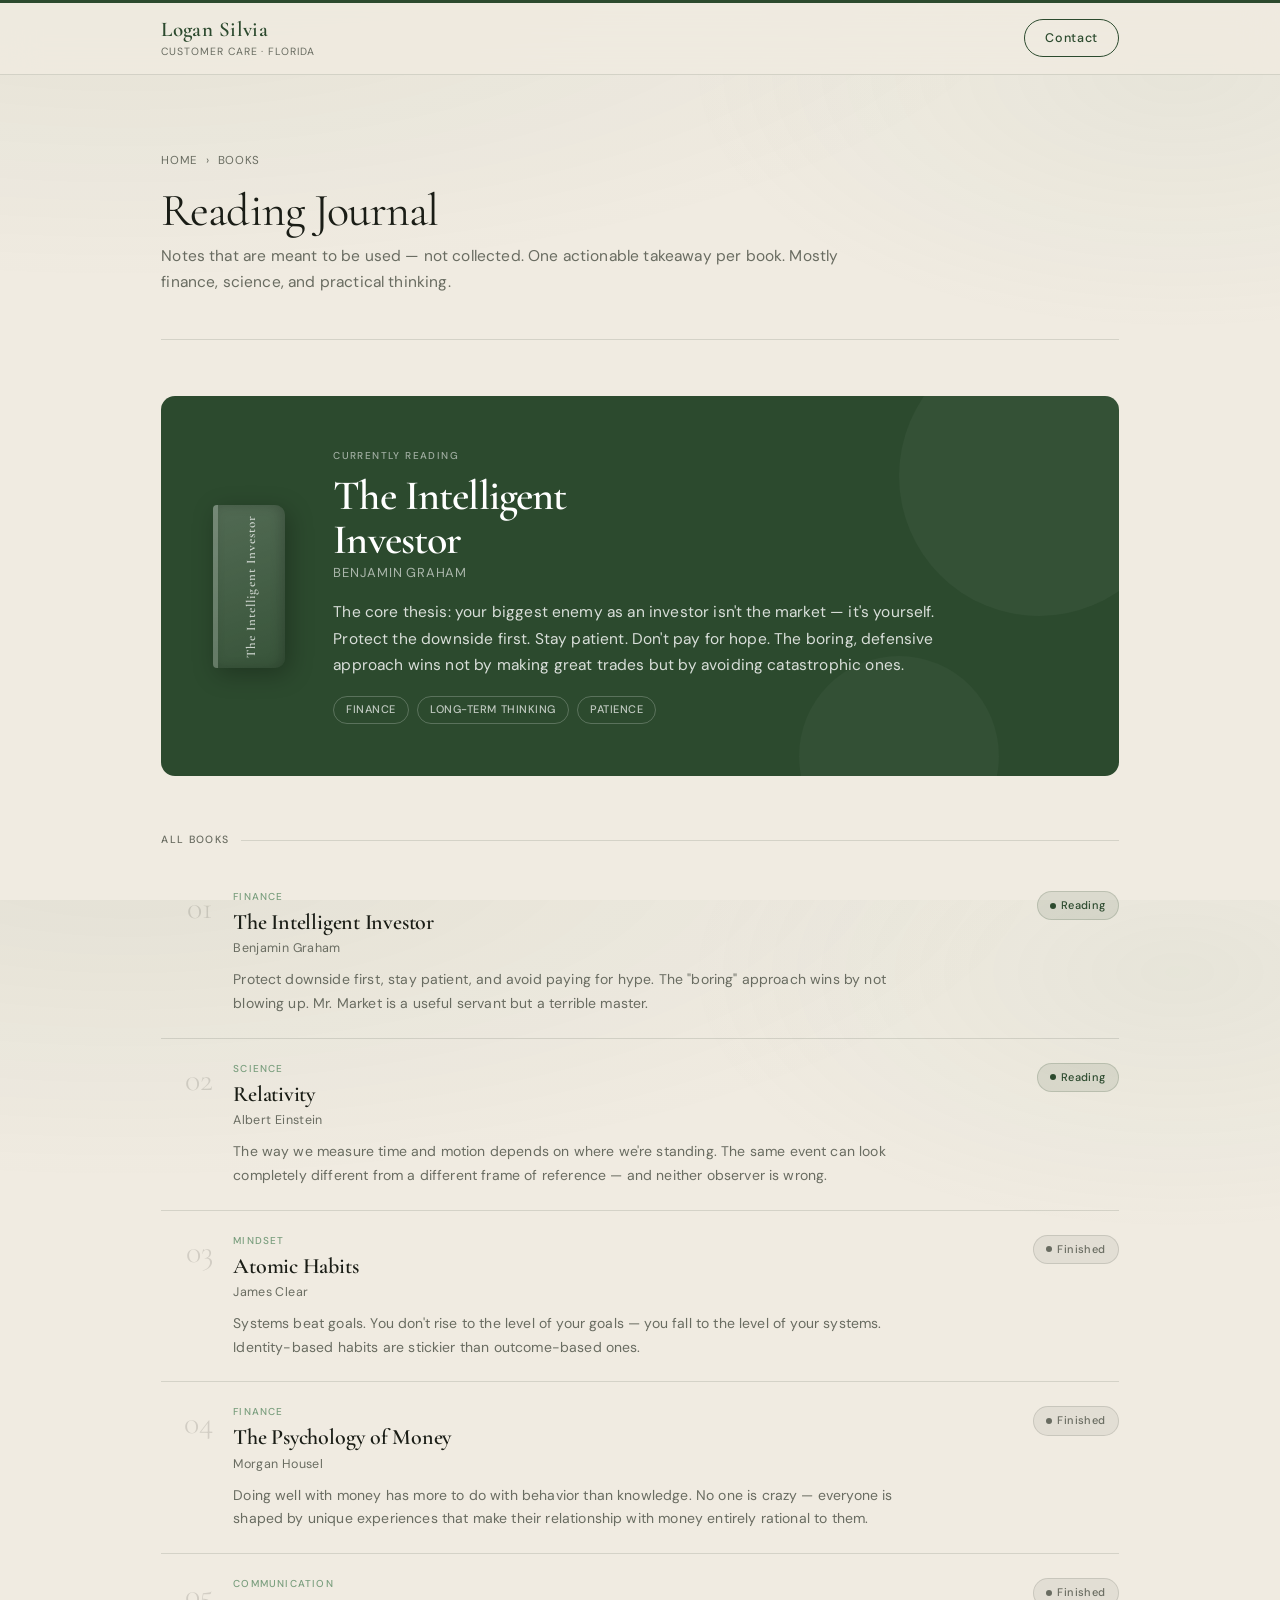
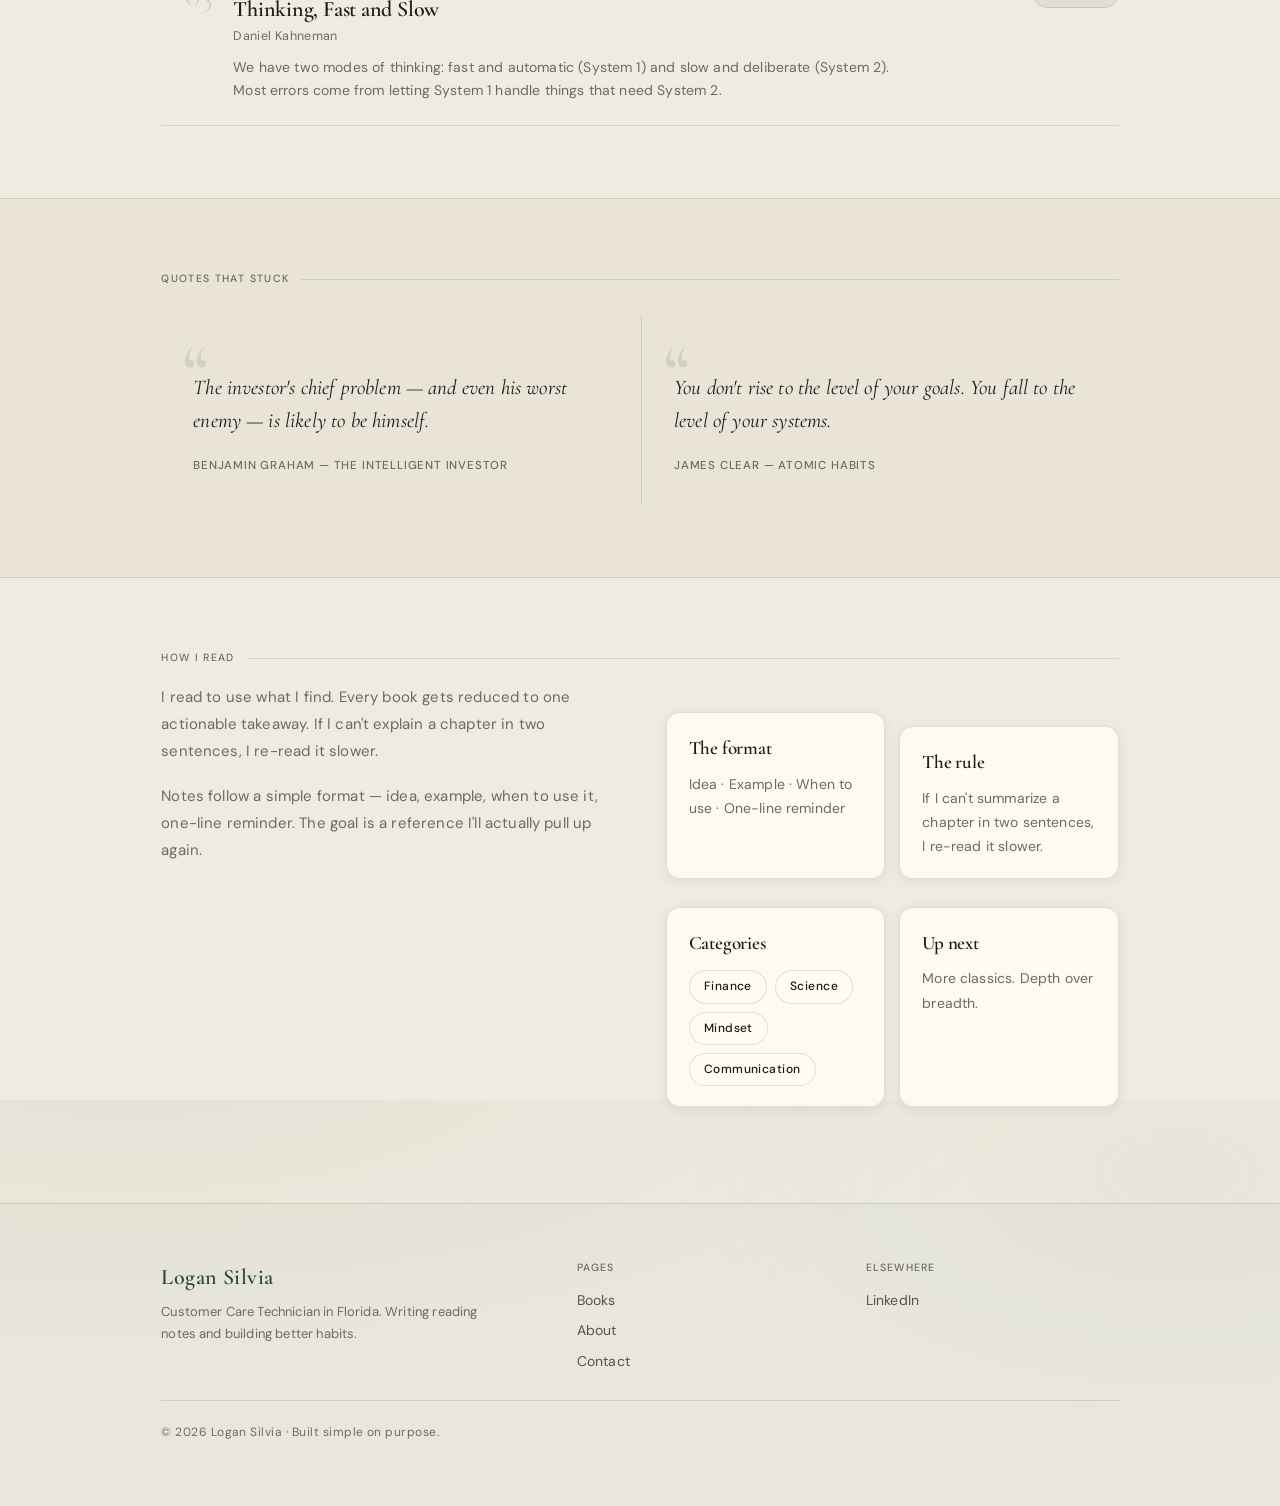
<file: books.html>
<!doctype html>
<html lang="en">

<!-- Google tag (gtag.js) -->
<script async src="https://www.googletagmanager.com/gtag/js?id=G-5EECN0SVDY"></script>
<script>
  window.dataLayer = window.dataLayer || [];
  function gtag(){dataLayer.push(arguments);}
  gtag('js', new Date());
  gtag('config', 'G-5EECN0SVDY');
</script>

<head>
  <meta charset="utf-8">
  <meta name="viewport" content="width=device-width, initial-scale=1">
  <meta name="description" content="Reading notes and book highlights by Logan Silvia.">
  <title>Books — Logan Silvia</title>
  <link rel="preconnect" href="https://fonts.googleapis.com">
  <link rel="preconnect" href="https://fonts.gstatic.com" crossorigin>
  <link href="https://fonts.googleapis.com/css2?family=Cormorant+Garamond:ital,wght@0,300;0,400;0,600;1,300;1,400&family=DM+Sans:opsz,wght@9..40,300;9..40,400;9..40,500&display=swap" rel="stylesheet">
  <link rel="stylesheet" href="style.css">
  <style>

    /* ── Featured book banner ── */
    .featured-book {
      background: var(--green);
      color: #fff;
      border-radius: var(--radius-lg);
      padding: clamp(28px, 4.5vw, 52px);
      display: grid;
      grid-template-columns: auto 1fr;
      gap: clamp(22px, 4vw, 48px);
      align-items: center;
      margin-bottom: clamp(36px, 5vw, 56px);
      position: relative;
      overflow: hidden;
    }
    .featured-book::before {
      content: '';
      position: absolute;
      top: -60px; right: -60px;
      width: 280px; height: 280px;
      border-radius: 50%;
      background: rgba(255,255,255,.04);
    }
    .featured-book::after {
      content: '';
      position: absolute;
      bottom: -80px; right: 120px;
      width: 200px; height: 200px;
      border-radius: 50%;
      background: rgba(255,255,255,.03);
    }
    @media (max-width: 640px) {
      .featured-book { grid-template-columns: 1fr; }
    }

    .book-spine {
      width: 72px;
      min-height: 120px;
      border-radius: 4px 10px 10px 4px;
      background: linear-gradient(160deg, rgba(255,255,255,.18), rgba(255,255,255,.06));
      border-left: 5px solid rgba(255,255,255,.22);
      box-shadow:
        inset -4px 0 12px rgba(0,0,0,.18),
        4px 6px 24px rgba(0,0,0,.28);
      display: flex;
      align-items: center;
      justify-content: center;
      flex-shrink: 0;
      position: relative;
      z-index: 1;
    }
    .book-spine-title {
      writing-mode: vertical-rl;
      text-orientation: mixed;
      font-family: 'Cormorant Garamond', serif;
      font-size: 13px;
      font-weight: 600;
      letter-spacing: .08em;
      color: rgba(255,255,255,.75);
      transform: rotate(180deg);
      padding: 10px 0;
    }

    .featured-label {
      font-size: 10px;
      font-weight: 500;
      letter-spacing: .14em;
      text-transform: uppercase;
      color: rgba(255,255,255,.55);
      display: block;
      margin-bottom: 10px;
    }
    .featured-title {
      font-family: 'Cormorant Garamond', serif;
      font-size: clamp(26px, 4vw, 42px);
      font-weight: 600;
      letter-spacing: -.02em;
      line-height: 1.05;
      color: #fff;
      margin-bottom: 6px;
    }
    .featured-author {
      font-size: 13px;
      color: rgba(255,255,255,.6);
      letter-spacing: .06em;
      text-transform: uppercase;
      display: block;
      margin-bottom: 16px;
    }
    .featured-note {
      font-size: 15.5px;
      color: rgba(255,255,255,.82);
      line-height: 1.7;
      max-width: 58ch;
    }
    .featured-tags {
      display: flex;
      gap: 8px;
      flex-wrap: wrap;
      margin-top: 18px;
    }
    .featured-tag {
      padding: 4px 12px;
      border-radius: 999px;
      font-size: 11px;
      font-weight: 500;
      letter-spacing: .05em;
      text-transform: uppercase;
      border: 1px solid rgba(255,255,255,.22);
      color: rgba(255,255,255,.7);
    }

    /* ── Shelf section ── */
    .shelf-label {
      font-size: 10.5px;
      font-weight: 500;
      letter-spacing: .13em;
      text-transform: uppercase;
      color: var(--muted);
      display: flex;
      align-items: center;
      gap: 12px;
      margin-bottom: 18px;
    }
    .shelf-label::after {
      content: '';
      flex: 1;
      height: 1px;
      background: var(--line);
    }

    /* ── Book entries ── */
    .book-entry {
      display: grid;
      grid-template-columns: 52px 1fr auto;
      gap: 20px;
      align-items: start;
      padding: 22px 0;
      border-bottom: 1px solid var(--line);
      transition: background .15s;
    }
    .book-entry:first-child { border-top: 1px solid var(--line); }

    .entry-number {
      font-family: 'Cormorant Garamond', serif;
      font-size: 32px;
      font-weight: 300;
      color: rgba(26,29,22,.14);
      line-height: 1;
      padding-top: 3px;
      text-align: right;
    }
    .entry-body {}
    .entry-category {
      font-size: 10px;
      font-weight: 500;
      letter-spacing: .12em;
      text-transform: uppercase;
      color: var(--sage);
      display: block;
      margin-bottom: 5px;
    }
    .entry-title {
      font-family: 'Cormorant Garamond', serif;
      font-size: 22px;
      font-weight: 600;
      letter-spacing: -.01em;
      color: var(--text);
      display: block;
      margin-bottom: 3px;
      line-height: 1.15;
    }
    .entry-author {
      font-size: 12.5px;
      color: var(--muted);
      display: block;
      margin-bottom: 10px;
      letter-spacing: .03em;
    }
    .entry-note {
      font-size: 14px;
      color: var(--muted);
      line-height: 1.7;
      max-width: 68ch;
    }
    .entry-status {
      display: inline-flex;
      align-items: center;
      gap: 5px;
      padding: 5px 12px;
      border-radius: 999px;
      font-size: 11px;
      font-weight: 500;
      letter-spacing: .04em;
      white-space: nowrap;
      flex-shrink: 0;
      margin-top: 2px;
    }
    .status-reading {
      background: rgba(44,74,46,.10);
      color: var(--green);
      border: 1px solid rgba(44,74,46,.18);
    }
    .status-done {
      background: rgba(26,29,22,.06);
      color: var(--muted);
      border: 1px solid var(--line);
    }
    .status-dot {
      width: 6px;
      height: 6px;
      border-radius: 50%;
      background: currentColor;
    }

    /* ── Pull quote band ── */
    .quote-band {
      background: var(--bg2);
      border-top: 1px solid var(--line);
      border-bottom: 1px solid var(--line);
      padding: clamp(36px, 6vw, 72px) 0;
      margin: clamp(40px, 6vw, 72px) 0;
    }
    .quote-grid {
      display: grid;
      grid-template-columns: repeat(2, 1fr);
      gap: 2px;
    }
    @media (max-width: 680px) {
      .quote-grid { grid-template-columns: 1fr; }
    }
    .pull-quote {
      padding: 28px 32px;
      position: relative;
    }
    .pull-quote + .pull-quote {
      border-left: 1px solid var(--line);
    }
    @media (max-width: 680px) {
      .pull-quote + .pull-quote { border-left: none; border-top: 1px solid var(--line); }
    }
    .pull-quote::before {
      content: '\201C';
      position: absolute;
      top: 18px; left: 22px;
      font-family: 'Cormorant Garamond', serif;
      font-size: 72px;
      font-weight: 600;
      line-height: 1;
      color: rgba(44,74,46,.12);
    }
    .quote-text {
      font-family: 'Cormorant Garamond', serif;
      font-size: clamp(17px, 2.2vw, 21px);
      font-weight: 400;
      font-style: italic;
      line-height: 1.55;
      color: var(--text);
      margin-bottom: 14px;
      padding-top: 28px;
    }
    .quote-source {
      font-size: 11.5px;
      font-weight: 500;
      letter-spacing: .07em;
      text-transform: uppercase;
      color: var(--muted);
    }

    /* ── My system sidebar ── */
    .system-grid {
      display: grid;
      grid-template-columns: 1fr 1fr;
      gap: 14px;
      margin-top: 28px;
    }
    @media (max-width: 580px) {
      .system-grid { grid-template-columns: 1fr; }
    }

  </style>
</head>
<body>

<header class="topbar">
  <div class="wrap">
    <nav class="nav">
      <a class="brand" href="index.html" aria-label="Logan Silvia — Home">
        <span class="brand-name">Logan Silvia</span>
        <span class="brand-sub">Customer Care · Florida</span>
      </a>
      <a class="nav-cta" href="contact.html">Contact</a>
    </nav>
  </div>
</header>

<main>
  <div class="wrap">

    <!-- Page header -->
    <div class="page-header reveal">
      <div class="breadcrumb">
        <a href="index.html">Home</a>
        <span>›</span>
        <span>Books</span>
      </div>
      <h1 class="page-title">Reading Journal</h1>
      <p class="page-lead">Notes that are meant to be used — not collected. One actionable takeaway per book. Mostly finance, science, and practical thinking.</p>
    </div>

    <!-- Currently reading: featured -->
    <div class="reveal">
      <div class="featured-book">
        <div class="book-spine">
          <span class="book-spine-title">The Intelligent Investor</span>
        </div>
        <div>
          <span class="featured-label">Currently Reading</span>
          <span class="featured-title">The Intelligent<br>Investor</span>
          <span class="featured-author">Benjamin Graham</span>
          <p class="featured-note">
            The core thesis: your biggest enemy as an investor isn't the market — it's yourself. Protect the downside first. Stay patient. Don't pay for hope. The boring, defensive approach wins not by making great trades but by avoiding catastrophic ones.
          </p>
          <div class="featured-tags">
            <span class="featured-tag">Finance</span>
            <span class="featured-tag">Long-term thinking</span>
            <span class="featured-tag">Patience</span>
          </div>
        </div>
      </div>
    </div>

    <!-- Shelf -->
    <div class="reveal">
      <div class="shelf-label">All books</div>

      <div class="book-entry">
        <span class="entry-number">01</span>
        <div class="entry-body">
          <span class="entry-category">Finance</span>
          <span class="entry-title">The Intelligent Investor</span>
          <span class="entry-author">Benjamin Graham</span>
          <p class="entry-note">Protect downside first, stay patient, and avoid paying for hype. The "boring" approach wins by not blowing up. Mr. Market is a useful servant but a terrible master.</p>
        </div>
        <span class="entry-status status-reading">
          <span class="status-dot"></span>
          Reading
        </span>
      </div>

      <div class="book-entry">
        <span class="entry-number">02</span>
        <div class="entry-body">
          <span class="entry-category">Science</span>
          <span class="entry-title">Relativity</span>
          <span class="entry-author">Albert Einstein</span>
          <p class="entry-note">The way we measure time and motion depends on where we're standing. The same event can look completely different from a different frame of reference — and neither observer is wrong.</p>
        </div>
        <span class="entry-status status-reading">
          <span class="status-dot"></span>
          Reading
        </span>
      </div>

      <div class="book-entry">
        <span class="entry-number">03</span>
        <div class="entry-body">
          <span class="entry-category">Mindset</span>
          <span class="entry-title">Atomic Habits</span>
          <span class="entry-author">James Clear</span>
          <p class="entry-note">Systems beat goals. You don't rise to the level of your goals — you fall to the level of your systems. Identity-based habits are stickier than outcome-based ones.</p>
        </div>
        <span class="entry-status status-done">
          <span class="status-dot"></span>
          Finished
        </span>
      </div>

      <div class="book-entry">
        <span class="entry-number">04</span>
        <div class="entry-body">
          <span class="entry-category">Finance</span>
          <span class="entry-title">The Psychology of Money</span>
          <span class="entry-author">Morgan Housel</span>
          <p class="entry-note">Doing well with money has more to do with behavior than knowledge. No one is crazy — everyone is shaped by unique experiences that make their relationship with money entirely rational to them.</p>
        </div>
        <span class="entry-status status-done">
          <span class="status-dot"></span>
          Finished
        </span>
      </div>

      <div class="book-entry">
        <span class="entry-number">05</span>
        <div class="entry-body">
          <span class="entry-category">Communication</span>
          <span class="entry-title">Thinking, Fast and Slow</span>
          <span class="entry-author">Daniel Kahneman</span>
          <p class="entry-note">We have two modes of thinking: fast and automatic (System 1) and slow and deliberate (System 2). Most errors come from letting System 1 handle things that need System 2.</p>
        </div>
        <span class="entry-status status-done">
          <span class="status-dot"></span>
          Finished
        </span>
      </div>

    </div><!-- /.reveal -->

  </div><!-- /.wrap -->

  <!-- Pull quote band — full bleed -->
  <div class="quote-band reveal">
    <div class="wrap">
      <div class="shelf-label" style="margin-bottom:28px;">Quotes that stuck</div>
      <div class="quote-grid">
        <div class="pull-quote">
          <p class="quote-text">The investor's chief problem — and even his worst enemy — is likely to be himself.</p>
          <span class="quote-source">Benjamin Graham — The Intelligent Investor</span>
        </div>
        <div class="pull-quote">
          <p class="quote-text">You don't rise to the level of your goals. You fall to the level of your systems.</p>
          <span class="quote-source">James Clear — Atomic Habits</span>
        </div>
      </div>
    </div>
  </div>

  <!-- My system -->
  <div class="wrap reveal" style="padding-bottom: clamp(52px,8vw,96px);">
    <div class="shelf-label">How I read</div>

    <div style="display:grid; grid-template-columns:1fr 1fr; gap:clamp(28px,4vw,52px); align-items:start;">
      <div>
        <p style="font-size:15px; color:var(--muted); line-height:1.8; margin-bottom:18px;">
          I read to use what I find. Every book gets reduced to one actionable takeaway. If I can't explain a chapter in two sentences, I re-read it slower.
        </p>
        <p style="font-size:15px; color:var(--muted); line-height:1.8;">
          Notes follow a simple format — idea, example, when to use it, one-line reminder. The goal is a reference I'll actually pull up again.
        </p>
      </div>

      <div class="system-grid">
        <div class="info-block">
          <h3>The format</h3>
          <p>Idea &middot; Example &middot; When to use &middot; One-line reminder</p>
        </div>
        <div class="info-block">
          <h3>The rule</h3>
          <p>If I can't summarize a chapter in two sentences, I re-read it slower.</p>
        </div>
        <div class="info-block">
          <h3>Categories</h3>
          <div class="chips mt-s">
            <span class="chip">Finance</span>
            <span class="chip">Science</span>
            <span class="chip">Mindset</span>
            <span class="chip">Communication</span>
          </div>
        </div>
        <div class="info-block">
          <h3>Up next</h3>
          <p>More classics. Depth over breadth.</p>
        </div>
      </div>
    </div>
  </div>

</main>

<footer>
  <div class="wrap">
    <div class="foot-grid">
      <div class="foot-brand-col">
        <span class="foot-brand">Logan Silvia</span>
        <p class="foot-tagline">Customer Care Technician in Florida. Writing reading notes and building better habits.</p>
      </div>
      <div>
        <span class="foot-col-label">Pages</span>
        <div class="foot-links">
          <a href="books.html">Books</a>
          <a href="about.html">About</a>
          <a href="contact.html">Contact</a>
        </div>
      </div>
      <div>
        <span class="foot-col-label">Elsewhere</span>
        <div class="foot-links">
          <a href="https://www.linkedin.com/in/logan-e-silvia/" target="_blank" rel="noopener">LinkedIn</a>
        </div>
      </div>
    </div>
    <p class="foot-copy">© <span id="yr"></span> Logan Silvia · Built simple on purpose.</p>
  </div>
</footer>

<script src="site.js" defer></script>
</body>
</html>
</file>
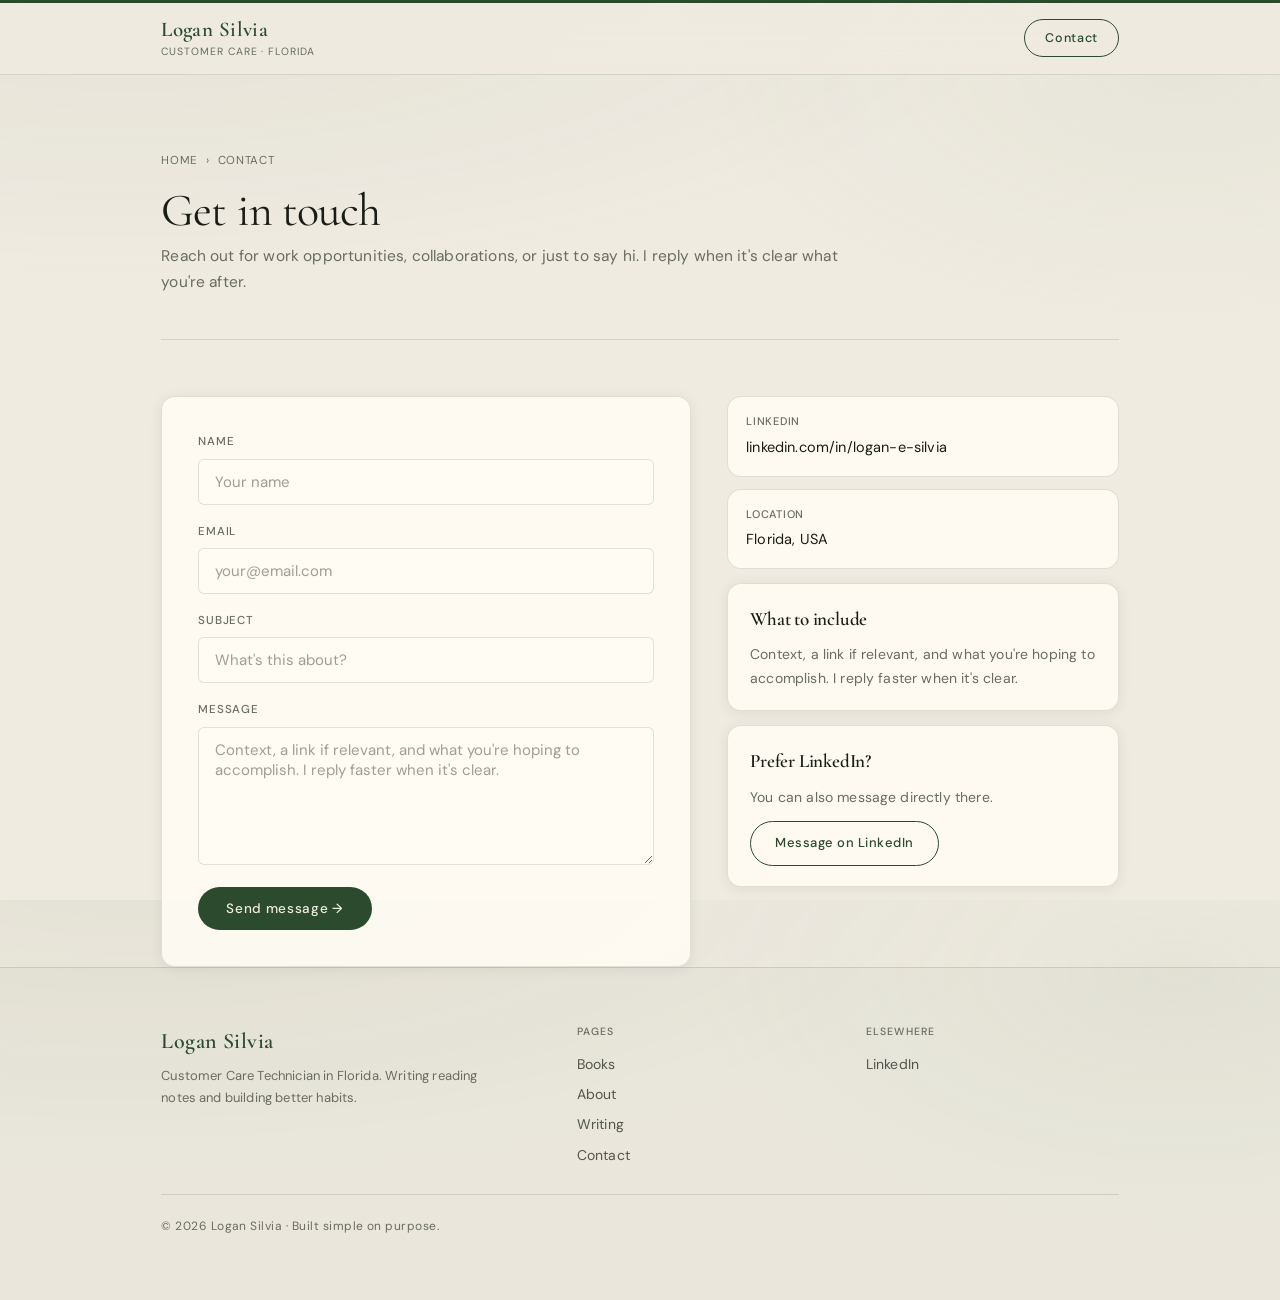
<file: contact.html>
<!doctype html>
<html lang="en">

<!-- Google tag (gtag.js) -->
<script async src="https://www.googletagmanager.com/gtag/js?id=G-5EECN0SVDY"></script>
<script>
  window.dataLayer = window.dataLayer || [];
  function gtag(){dataLayer.push(arguments);}
  gtag('js', new Date());
  gtag('config', 'G-5EECN0SVDY');
</script>

<head>
  <meta charset="utf-8">
  <meta name="viewport" content="width=device-width, initial-scale=1">
  <meta name="description" content="Contact Logan Silvia.">
  <title>Contact — Logan Silvia</title>
  <link rel="preconnect" href="https://fonts.googleapis.com">
  <link rel="preconnect" href="https://fonts.gstatic.com" crossorigin>
  <link href="https://fonts.googleapis.com/css2?family=Cormorant+Garamond:ital,wght@0,300;0,400;0,600;1,300;1,400&family=DM+Sans:opsz,wght@9..40,300;9..40,400;9..40,500&display=swap" rel="stylesheet">
  <link rel="stylesheet" href="style.css">
  <style>
    .form-wrap {
      background: var(--surface);
      border: 1px solid var(--line);
      border-radius: var(--radius-lg);
      padding: clamp(22px, 4vw, 36px);
      box-shadow: var(--shadow-sm);
    }
    .submit-btn {
      display: inline-flex;
      align-items: center;
      gap: 9px;
      padding: 13px 28px;
      background: var(--green);
      color: var(--bg);
      border: none;
      border-radius: 999px;
      font-family: 'DM Sans', sans-serif;
      font-size: 13.5px;
      font-weight: 500;
      letter-spacing: .05em;
      cursor: pointer;
      transition: background .2s, transform .18s, box-shadow .18s;
      margin-top: 4px;
    }
    .submit-btn:hover {
      background: #1e3520;
      transform: translateY(-1px);
      box-shadow: 0 4px 20px rgba(28,52,30,.28);
    }
    .honeypot { display: none; }
  </style>
</head>
<body>

<header class="topbar">
  <div class="wrap">
    <nav class="nav">
      <a class="brand" href="index.html" aria-label="Logan Silvia — Home">
        <span class="brand-name">Logan Silvia</span>
        <span class="brand-sub">Customer Care · Florida</span>
      </a>
      <a class="nav-cta" href="contact.html">Contact</a>
    </nav>
  </div>
</header>

<main>
  <div class="wrap">
    <div class="page-header reveal">
      <div class="breadcrumb">
        <a href="index.html">Home</a>
        <span>›</span>
        <span>Contact</span>
      </div>
      <h1 class="page-title">Get in touch</h1>
      <p class="page-lead">Reach out for work opportunities, collaborations, or just to say hi. I reply when it's clear what you're after.</p>
    </div>

    <div class="two-col">

      <!-- Form -->
      <div class="reveal">
        <div class="form-wrap">
          <form
            name="contact"
            method="POST"
            action="/success.html"
            data-netlify="true"
            netlify-honeypot="bot-field"
          >
            <input type="hidden" name="form-name" value="contact">
            <p class="honeypot">
              <label>Don't fill this out: <input name="bot-field"></label>
            </p>

            <div class="field">
              <label for="name">Name</label>
              <input type="text" id="name" name="name" placeholder="Your name" required>
            </div>

            <div class="field">
              <label for="email">Email</label>
              <input type="email" id="email" name="email" placeholder="your@email.com" required>
            </div>

            <div class="field">
              <label for="subject">Subject</label>
              <input type="text" id="subject" name="subject" placeholder="What's this about?">
            </div>

            <div class="field">
              <label for="message">Message</label>
              <textarea id="message" name="message" placeholder="Context, a link if relevant, and what you're hoping to accomplish. I reply faster when it's clear." required></textarea>
            </div>

            <button class="submit-btn" type="submit">Send message →</button>
          </form>
        </div>
      </div>

      <!-- Sidebar -->
      <aside class="reveal">
        <div class="contact-item">
          <div>
            <span class="contact-item-label">LinkedIn</span>
            <span class="contact-item-val">
              <a href="https://www.linkedin.com/in/logan-e-silvia/" target="_blank" rel="noopener">
                linkedin.com/in/logan-e-silvia
              </a>
            </span>
          </div>
        </div>

        <div class="contact-item">
          <div>
            <span class="contact-item-label">Location</span>
            <span class="contact-item-val">Florida, USA</span>
          </div>
        </div>

        <div class="info-block" style="margin-top:14px;">
          <h3>What to include</h3>
          <p>Context, a link if relevant, and what you're hoping to accomplish. I reply faster when it's clear.</p>
        </div>

        <div class="info-block" style="margin-top:14px;">
          <h3>Prefer LinkedIn?</h3>
          <p style="margin-bottom:12px;">You can also message directly there.</p>
          <a class="btn btn-outline" href="https://www.linkedin.com/in/logan-e-silvia/" target="_blank" rel="noopener">Message on LinkedIn</a>
        </div>
      </aside>

    </div>
  </div>
</main>

<footer>
  <div class="wrap">
    <div class="foot-grid">
      <div class="foot-brand-col">
        <span class="foot-brand">Logan Silvia</span>
        <p class="foot-tagline">Customer Care Technician in Florida. Writing reading notes and building better habits.</p>
      </div>
      <div>
        <span class="foot-col-label">Pages</span>
        <div class="foot-links">
          <a href="books.html">Books</a>
          <a href="about.html">About</a>
          <a href="writing.html">Writing</a>
          <a href="contact.html">Contact</a>
        </div>
      </div>
      <div>
        <span class="foot-col-label">Elsewhere</span>
        <div class="foot-links">
          <a href="https://www.linkedin.com/in/logan-e-silvia/" target="_blank" rel="noopener">LinkedIn</a>
        </div>
      </div>
    </div>
    <p class="foot-copy">© <span id="yr"></span> Logan Silvia · Built simple on purpose.</p>
  </div>
</footer>

<script src="site.js" defer></script>
</body>
</html>
</file>
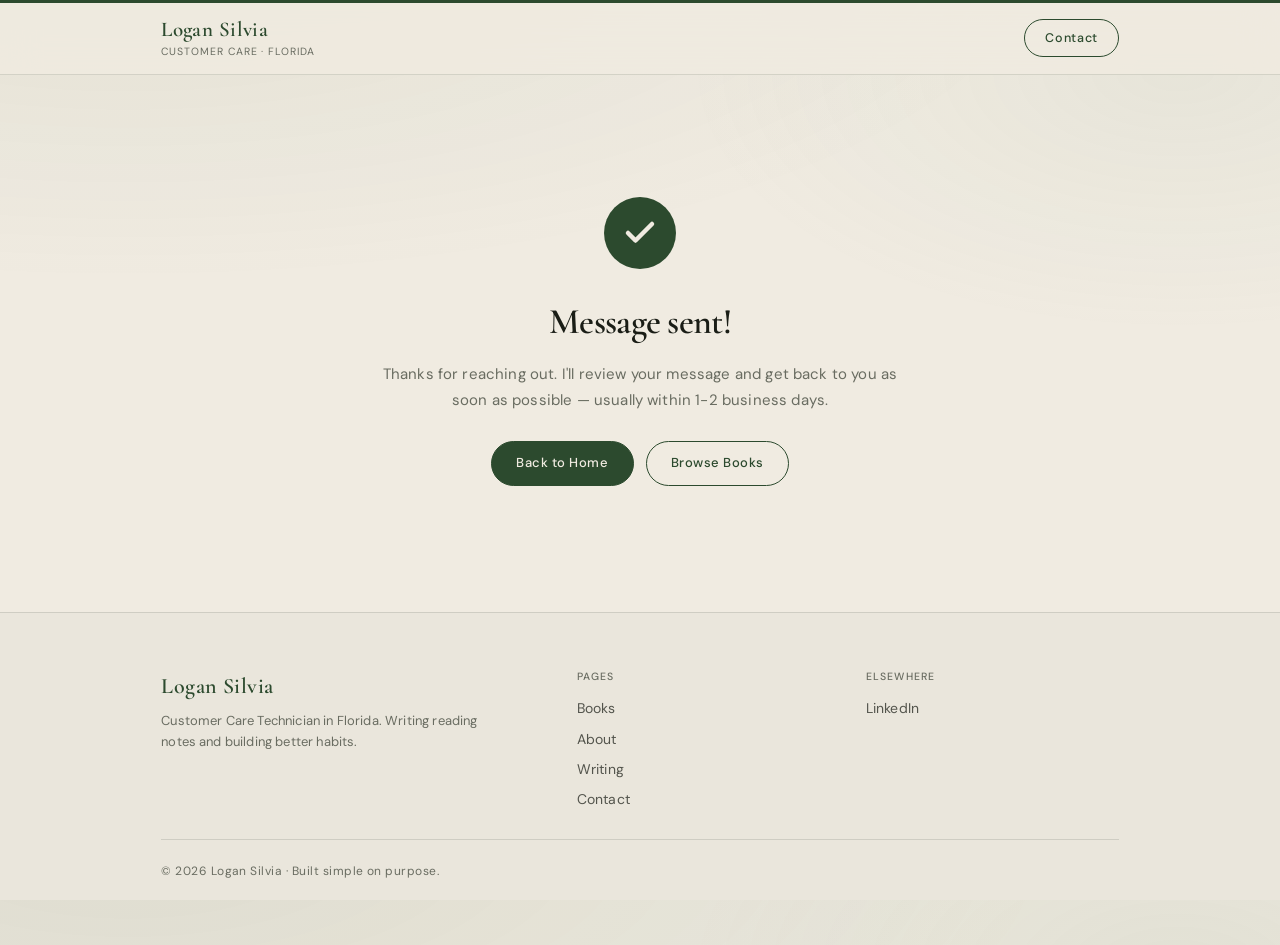
<file: success.html>
<!doctype html>
<html lang="en">

<!-- Google tag (gtag.js) -->
<script async src="https://www.googletagmanager.com/gtag/js?id=G-5EECN0SVDY"></script>
<script>
  window.dataLayer = window.dataLayer || [];
  function gtag(){dataLayer.push(arguments);}
  gtag('js', new Date());
  gtag('config', 'G-5EECN0SVDY');
</script>

<head>
  <meta charset="utf-8">
  <meta name="viewport" content="width=device-width, initial-scale=1">
  <meta name="description" content="Message sent successfully">
  <title>Message Sent — Logan Silvia</title>
  <link rel="preconnect" href="https://fonts.googleapis.com">
  <link rel="preconnect" href="https://fonts.gstatic.com" crossorigin>
  <link href="https://fonts.googleapis.com/css2?family=Cormorant+Garamond:ital,wght@0,300;0,400;0,600;1,300;1,400&family=DM+Sans:opsz,wght@9..40,300;9..40,400;9..40,500&display=swap" rel="stylesheet">
  <link rel="stylesheet" href="style.css">
  <style>
    .success-container {
      min-height: 60vh;
      display: flex;
      align-items: center;
      justify-content: center;
      padding: 60px 0;
    }
    .success-box {
      text-align: center;
      max-width: 520px;
    }
    .success-icon {
      width: 72px;
      height: 72px;
      margin: 0 auto 24px;
      background: var(--green);
      border-radius: 50%;
      display: flex;
      align-items: center;
      justify-content: center;
      animation: successPop 0.5s ease;
    }
    .success-icon svg {
      width: 36px;
      height: 36px;
      stroke: var(--bg);
      stroke-width: 3;
      stroke-linecap: round;
      stroke-linejoin: round;
      fill: none;
    }
    @keyframes successPop {
      0% { transform: scale(0); opacity: 0; }
      50% { transform: scale(1.1); }
      100% { transform: scale(1); opacity: 1; }
    }
    .success-title {
      font-family: 'Cormorant Garamond', serif;
      font-size: 36px;
      font-weight: 600;
      letter-spacing: -.02em;
      color: var(--text);
      margin-bottom: 12px;
    }
    .success-text {
      font-size: 15px;
      color: var(--muted);
      line-height: 1.7;
      margin-bottom: 28px;
    }
  </style>
</head>
<body>

<header class="topbar">
  <div class="wrap">
    <nav class="nav">
      <a class="brand" href="index.html" aria-label="Logan Silvia — Home">
        <span class="brand-name">Logan Silvia</span>
        <span class="brand-sub">Customer Care · Florida</span>
      </a>
      <a class="nav-cta" href="contact.html">Contact</a>
    </nav>
  </div>
</header>

<main>
  <div class="wrap">
    <div class="success-container reveal">
      <div class="success-box">
        <div class="success-icon">
          <svg viewBox="0 0 24 24">
            <polyline points="20 6 9 17 4 12"></polyline>
          </svg>
        </div>
        <h1 class="success-title">Message sent!</h1>
        <p class="success-text">
          Thanks for reaching out. I'll review your message and get back to you as soon as possible — usually within 1-2 business days.
        </p>
        <div style="display: flex; gap: 12px; justify-content: center; flex-wrap: wrap;">
          <a class="btn btn-primary" href="index.html">Back to Home</a>
          <a class="btn btn-outline" href="books.html">Browse Books</a>
        </div>
      </div>
    </div>
  </div>
</main>

<footer>
  <div class="wrap">
    <div class="foot-grid">
      <div class="foot-brand-col">
        <span class="foot-brand">Logan Silvia</span>
        <p class="foot-tagline">Customer Care Technician in Florida. Writing reading notes and building better habits.</p>
      </div>
      <div>
        <span class="foot-col-label">Pages</span>
        <div class="foot-links">
          <a href="books.html">Books</a>
          <a href="about.html">About</a>
          <a href="writing.html">Writing</a>
          <a href="contact.html">Contact</a>
        </div>
      </div>
      <div>
        <span class="foot-col-label">Elsewhere</span>
        <div class="foot-links">
          <a href="https://www.linkedin.com/in/logan-e-silvia/" target="_blank" rel="noopener">LinkedIn</a>
        </div>
      </div>
    </div>
    <p class="foot-copy">© <span id="yr"></span> Logan Silvia · Built simple on purpose.</p>
  </div>
</footer>

<script src="site.js" defer></script>
</body>
</html>
</file>
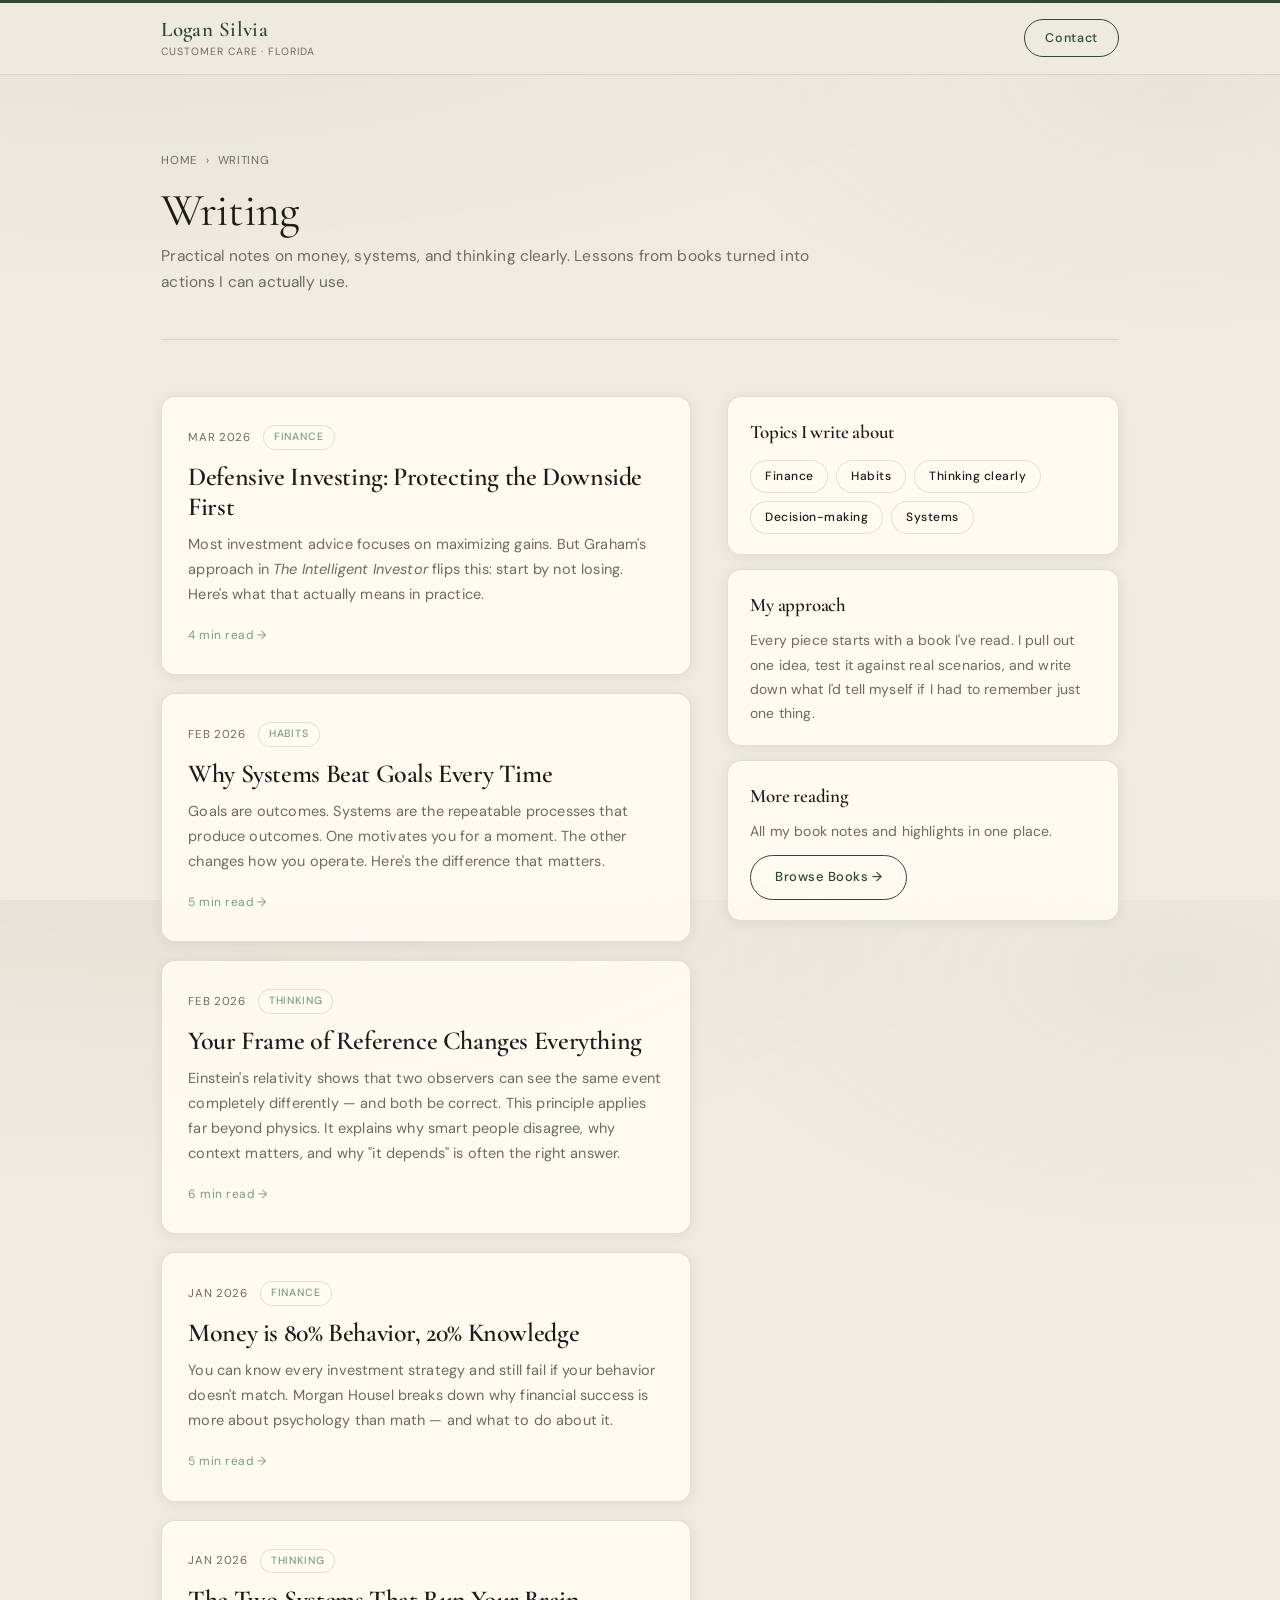
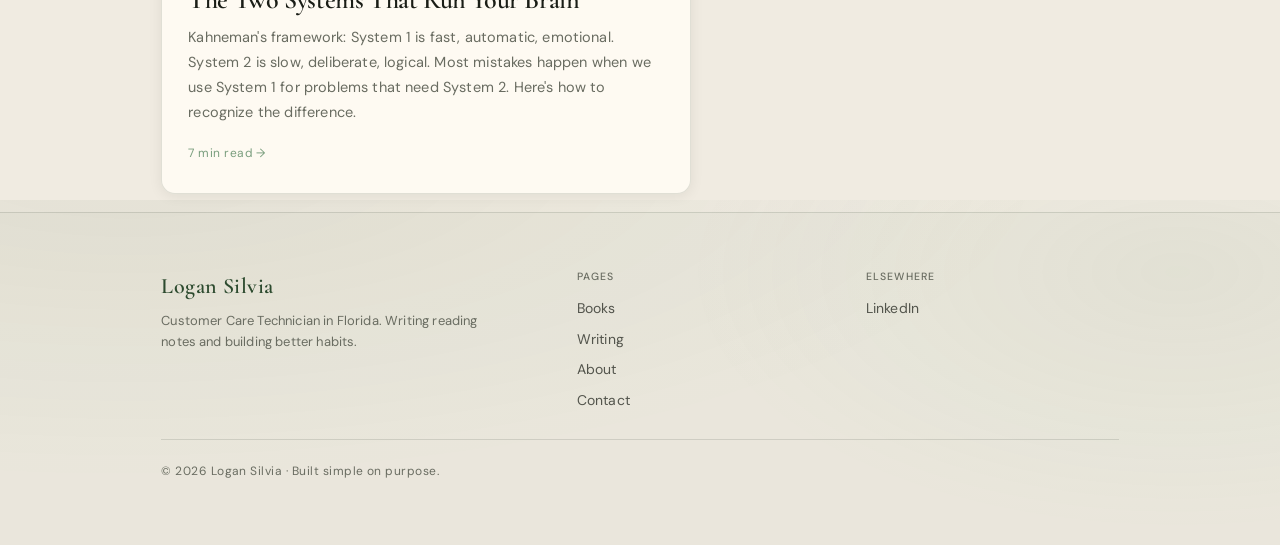
<file: writing.html>
<!doctype html>
<html lang="en">

<!-- Google tag (gtag.js) -->
<script async src="https://www.googletagmanager.com/gtag/js?id=G-5EECN0SVDY"></script>
<script>
  window.dataLayer = window.dataLayer || [];
  function gtag(){dataLayer.push(arguments);}
  gtag('js', new Date());
  gtag('config', 'G-5EECN0SVDY');
</script>

<head>
  <meta charset="utf-8">
  <meta name="viewport" content="width=device-width, initial-scale=1">
  <meta name="description" content="Practical writing on finance, habits, and decision-making by Logan Silvia.">
  <title>Writing — Logan Silvia</title>
  <link rel="preconnect" href="https://fonts.googleapis.com">
  <link rel="preconnect" href="https://fonts.gstatic.com" crossorigin>
  <link href="https://fonts.googleapis.com/css2?family=Cormorant+Garamond:ital,wght@0,300;0,400;0,600;1,300;1,400&family=DM+Sans:opsz,wght@9..40,300;9..40,400;9..40,500&display=swap" rel="stylesheet">
  <link rel="stylesheet" href="style.css">
  <style>
    .article-card {
      background: var(--surface);
      border: 1px solid var(--line);
      border-radius: var(--radius-lg);
      padding: 28px 26px;
      box-shadow: var(--shadow-sm);
      transition: transform .22s ease, box-shadow .22s ease, border-color .22s ease;
      display: block;
      margin-bottom: 18px;
    }
    .article-card:hover {
      transform: translateY(-2px);
      box-shadow: var(--shadow);
      border-color: rgba(44,74,46,.22);
    }
    .article-meta {
      display: flex;
      align-items: center;
      gap: 12px;
      margin-bottom: 12px;
      flex-wrap: wrap;
    }
    .article-date {
      font-size: 11.5px;
      letter-spacing: .06em;
      color: var(--muted);
      text-transform: uppercase;
    }
    .article-category {
      font-size: 10.5px;
      font-weight: 500;
      letter-spacing: .08em;
      text-transform: uppercase;
      color: var(--sage);
      padding: 3px 10px;
      border-radius: 999px;
      border: 1px solid var(--line);
      background: var(--surface2);
    }
    .article-title {
      font-family: 'Cormorant Garamond', serif;
      font-size: 26px;
      font-weight: 600;
      letter-spacing: -.015em;
      line-height: 1.15;
      color: var(--text);
      margin-bottom: 10px;
    }
    .article-excerpt {
      font-size: 14.5px;
      color: var(--muted);
      line-height: 1.72;
      margin-bottom: 14px;
    }
    .article-read-time {
      font-size: 12px;
      color: var(--sage);
      letter-spacing: .04em;
    }
  </style>
</head>
<body>

<header class="topbar">
  <div class="wrap">
    <nav class="nav">
      <a class="brand" href="index.html" aria-label="Logan Silvia — Home">
        <span class="brand-name">Logan Silvia</span>
        <span class="brand-sub">Customer Care · Florida</span>
      </a>
      <a class="nav-cta" href="contact.html">Contact</a>
    </nav>
  </div>
</header>

<main>
  <div class="wrap">
    <div class="page-header reveal">
      <div class="breadcrumb">
        <a href="index.html">Home</a>
        <span>›</span>
        <span>Writing</span>
      </div>
      <h1 class="page-title">Writing</h1>
      <p class="page-lead">Practical notes on money, systems, and thinking clearly. Lessons from books turned into actions I can actually use.</p>
    </div>

    <div class="two-col">
      
      <!-- Articles -->
      <div class="reveal">
        
        <a class="article-card" href="article-defensive-investing.html">
          <div class="article-meta">
            <span class="article-date">Mar 2026</span>
            <span class="article-category">Finance</span>
          </div>
          <h2 class="article-title">Defensive Investing: Protecting the Downside First</h2>
          <p class="article-excerpt">
            Most investment advice focuses on maximizing gains. But Graham's approach in <em>The Intelligent Investor</em> flips this: start by not losing. Here's what that actually means in practice.
          </p>
          <span class="article-read-time">4 min read →</span>
        </a>

        <a class="article-card" href="article-system-beats-goals.html">
          <div class="article-meta">
            <span class="article-date">Feb 2026</span>
            <span class="article-category">Habits</span>
          </div>
          <h2 class="article-title">Why Systems Beat Goals Every Time</h2>
          <p class="article-excerpt">
            Goals are outcomes. Systems are the repeatable processes that produce outcomes. One motivates you for a moment. The other changes how you operate. Here's the difference that matters.
          </p>
          <span class="article-read-time">5 min read →</span>
        </a>

        <a class="article-card" href="article-frame-of-reference.html">
          <div class="article-meta">
            <span class="article-date">Feb 2026</span>
            <span class="article-category">Thinking</span>
          </div>
          <h2 class="article-title">Your Frame of Reference Changes Everything</h2>
          <p class="article-excerpt">
            Einstein's relativity shows that two observers can see the same event completely differently — and both be correct. This principle applies far beyond physics. It explains why smart people disagree, why context matters, and why "it depends" is often the right answer.
          </p>
          <span class="article-read-time">6 min read →</span>
        </a>

        <a class="article-card" href="article-money-behavior.html">
          <div class="article-meta">
            <span class="article-date">Jan 2026</span>
            <span class="article-category">Finance</span>
          </div>
          <h2 class="article-title">Money is 80% Behavior, 20% Knowledge</h2>
          <p class="article-excerpt">
            You can know every investment strategy and still fail if your behavior doesn't match. Morgan Housel breaks down why financial success is more about psychology than math — and what to do about it.
          </p>
          <span class="article-read-time">5 min read →</span>
        </a>

        <a class="article-card" href="article-two-systems.html">
          <div class="article-meta">
            <span class="article-date">Jan 2026</span>
            <span class="article-category">Thinking</span>
          </div>
          <h2 class="article-title">The Two Systems That Run Your Brain</h2>
          <p class="article-excerpt">
            Kahneman's framework: System 1 is fast, automatic, emotional. System 2 is slow, deliberate, logical. Most mistakes happen when we use System 1 for problems that need System 2. Here's how to recognize the difference.
          </p>
          <span class="article-read-time">7 min read →</span>
        </a>

      </div>

      <!-- Sidebar -->
      <aside class="reveal">
        
        <div class="info-block">
          <h3>Topics I write about</h3>
          <div class="chips mt-s">
            <span class="chip">Finance</span>
            <span class="chip">Habits</span>
            <span class="chip">Thinking clearly</span>
            <span class="chip">Decision-making</span>
            <span class="chip">Systems</span>
          </div>
        </div>

        <div class="info-block" style="margin-top:14px;">
          <h3>My approach</h3>
          <p>Every piece starts with a book I've read. I pull out one idea, test it against real scenarios, and write down what I'd tell myself if I had to remember just one thing.</p>
        </div>

        <div class="info-block" style="margin-top:14px;">
          <h3>More reading</h3>
          <p style="margin-bottom:12px;">All my book notes and highlights in one place.</p>
          <a class="btn btn-outline" href="books.html">Browse Books →</a>
        </div>

      </aside>

    </div>
  </div>
</main>

<footer>
  <div class="wrap">
    <div class="foot-grid">
      <div class="foot-brand-col">
        <span class="foot-brand">Logan Silvia</span>
        <p class="foot-tagline">Customer Care Technician in Florida. Writing reading notes and building better habits.</p>
      </div>
      <div>
        <span class="foot-col-label">Pages</span>
        <div class="foot-links">
          <a href="books.html">Books</a>
          <a href="writing.html">Writing</a>
          <a href="about.html">About</a>
          <a href="contact.html">Contact</a>
        </div>
      </div>
      <div>
        <span class="foot-col-label">Elsewhere</span>
        <div class="foot-links">
          <a href="https://www.linkedin.com/in/logan-e-silvia/" target="_blank" rel="noopener">LinkedIn</a>
        </div>
      </div>
    </div>
    <p class="foot-copy">© <span id="yr"></span> Logan Silvia · Built simple on purpose.</p>
  </div>
</footer>

<script src="site.js" defer></script>
</body>
</html>
</file>
<file: style.css>
/* ============================================
   Logan Silvia — style.css
   Earthy Botanical Journal aesthetic
   Fonts: Cormorant Garamond + DM Sans
   ============================================ */

/* ── Variables ── */
:root {
  --bg:        #f0ebe1;
  --bg2:       #e9e3d8;
  --surface:   rgba(255,252,244,.88);
  --surface2:  rgba(255,252,244,.50);
  --text:      #1a1d16;
  --muted:     #696c61;
  --green:     #2c4a2e;
  --green2:    #4d7452;
  --sage:      #7a9e7e;
  --line:      rgba(30,44,25,.13);
  --shadow:    0 6px 40px rgba(18,32,16,.10);
  --shadow-sm: 0 2px 14px rgba(18,32,16,.07);
  --radius:    6px;
  --radius-lg: 14px;
  --max:       1060px;
  --pad:       clamp(20px, 4vw, 52px);
  --h1:        clamp(54px, 9vw, 104px);
  --h2:        clamp(28px, 4.5vw, 46px);
  --h3:        clamp(17px, 2.2vw, 21px);
}

/* ── Reset ── */
*, *::before, *::after { box-sizing: border-box; }
html, body { margin: 0; height: 100%; }
img { max-width: 100%; display: block; }
a { color: inherit; text-decoration: none; }
h1,h2,h3,h4 { margin: 0; }
p { margin: 0; }

/* ── Base ── */
body {
  font-family: 'DM Sans', sans-serif;
  font-size: 16px;
  line-height: 1.6;
  letter-spacing: .01em;
  color: var(--text);
  background-color: var(--bg);
  background-image:
    radial-gradient(ellipse 140% 70% at 10% -5%, rgba(58,90,50,.07), transparent 52%),
    radial-gradient(ellipse 80% 60% at 92% 8%,  rgba(122,158,126,.08), transparent 48%);
  overflow-x: hidden;
}

/* Top accent bar */
body::before {
  content: '';
  position: fixed;
  top: 0; left: 0; right: 0;
  height: 3px;
  background: var(--green);
  z-index: 200;
}

/* ── Layout ── */
.wrap {
  max-width: var(--max);
  margin: 0 auto;
  padding: 0 var(--pad);
}

/* ── Nav ── */
.topbar {
  position: sticky;
  top: 3px;
  z-index: 100;
  backdrop-filter: blur(18px);
  -webkit-backdrop-filter: blur(18px);
  background: rgba(240,235,225,.84);
  border-bottom: 1px solid var(--line);
}
.nav {
  display: flex;
  align-items: center;
  justify-content: space-between;
  padding: 16px 0;
}
.brand {
  text-decoration: none;
  line-height: 1;
}
.brand-name {
  font-family: 'Cormorant Garamond', serif;
  font-size: 21px;
  font-weight: 600;
  letter-spacing: .02em;
  color: var(--green);
  display: block;
  padding-bottom: 5px;
}
.brand-sub {
  display: block;
  font-family: 'DM Sans', sans-serif;
  font-size: 10.5px;
  font-weight: 400;
  letter-spacing: .09em;
  text-transform: uppercase;
  color: var(--muted);
  margin-top: 2px;
}
.nav-cta {
  display: inline-flex;
  align-items: center;
  gap: 7px;
  padding: 8px 20px;
  border: 1px solid var(--green);
  border-radius: 999px;
  font-size: 12.5px;
  font-weight: 500;
  letter-spacing: .05em;
  color: var(--green);
  transition: background .2s, color .2s;
}
.nav-cta:hover {
  background: var(--green);
  color: var(--bg);
}

/* ── Hero ── */
.hero {
  position: relative;
  height: 86vh;
  min-height: 480px;
  display: flex;
  align-items: flex-end;
  overflow: hidden;
}
.hero-img {
  position: absolute;
  inset: 0;
  width: 100%;
  height: 100%;
  object-fit: cover;
  object-position: center 55%;
}
.hero-overlay {
  position: absolute;
  inset: 0;
  background: linear-gradient(
    to bottom,
    rgba(8,16,6,.38) 0%,
    rgba(8,16,6,.52) 40%,
    rgba(8,16,6,.86) 100%
  );
}
.hero-content {
  position: relative;
  z-index: 2;
  width: 100%;
  padding: 0 var(--pad) clamp(40px, 8vh, 90px);
  max-width: calc(var(--max) + var(--pad) * 2);
  margin: 0 auto;
}
.hero-eyebrow {
  font-family: 'DM Sans', sans-serif;
  font-size: 11px;
  font-weight: 500;
  letter-spacing: .16em;
  text-transform: uppercase;
  color: rgba(255,255,255,.78);
  display: block;
  margin-bottom: 14px;
}
.hero h1 {
  font-family: 'Cormorant Garamond', serif;
  font-size: var(--h1);
  font-weight: 500;
  letter-spacing: -.025em;
  line-height: .92;
  color: #fff;
  text-shadow: 0 2px 24px rgba(0,0,0,.35);
  margin-bottom: 18px;
}
.hero-sub {
  font-size: 15.5px;
  color: rgba(255,255,255,.88);
  letter-spacing: .02em;
  max-width: 48ch;
  line-height: 1.65;
  text-shadow: 0 1px 8px rgba(0,0,0,.3);
}
.hero-actions {
  display: flex;
  gap: 12px;
  margin-top: 24px;
  flex-wrap: wrap;
}

/* ── Buttons ── */
.btn {
  display: inline-flex;
  align-items: center;
  gap: 8px;
  padding: 11px 24px;
  border-radius: 999px;
  font-size: 13px;
  font-weight: 500;
  letter-spacing: .04em;
  border: 1px solid transparent;
  cursor: pointer;
  transition: transform .18s ease, background .18s ease, box-shadow .18s ease, color .18s ease;
  white-space: nowrap;
}
.btn:hover { transform: translateY(-1px); }
.btn-primary {
  background: var(--green);
  color: var(--bg);
  border-color: var(--green);
}
.btn-primary:hover {
  background: #1e3520;
  box-shadow: 0 4px 22px rgba(28,52,30,.30);
}
.btn-outline {
  background: transparent;
  color: var(--green);
  border-color: var(--green);
}
.btn-outline:hover {
  background: var(--green);
  color: var(--bg);
}
.btn-ghost {
  background: var(--surface);
  color: var(--text);
  border-color: var(--line);
}
.btn-ghost:hover {
  background: rgba(255,252,244,.96);
  box-shadow: var(--shadow-sm);
}
.btn-hero {
  background: rgba(255,255,255,.14);
  color: #fff;
  border-color: rgba(255,255,255,.38);
  backdrop-filter: blur(4px);
}
.btn-hero:hover {
  background: rgba(255,255,255,.24);
  border-color: rgba(255,255,255,.6);
}
.btn-hero-primary {
  background: #fff;
  color: var(--green);
  border-color: #fff;
}
.btn-hero-primary:hover {
  background: var(--bg);
  box-shadow: 0 4px 22px rgba(0,0,0,.18);
}

/* ── Sections ── */
section { padding: clamp(52px, 7.5vw, 96px) 0; }
section + section { padding-top: 0; }
.section-label {
  display: block;
  font-family: 'DM Sans', sans-serif;
  font-size: 11px;
  font-weight: 500;
  letter-spacing: .14em;
  text-transform: uppercase;
  color: var(--sage);
  margin-bottom: 8px;
}
.section-title {
  font-family: 'Cormorant Garamond', serif;
  font-size: var(--h2);
  font-weight: 400;
  letter-spacing: -.015em;
  line-height: 1.1;
  color: var(--text);
  margin-bottom: 12px;
}
.section-lead {
  font-size: 15px;
  color: var(--muted);
  max-width: 62ch;
  line-height: 1.7;
}
.section-head {
  margin-bottom: clamp(24px, 3.5vw, 40px);
}

/* ── Cards ── */
.card-grid {
  display: grid;
  grid-template-columns: repeat(3, 1fr);
  gap: 18px;
}
@media (max-width: 840px) {
  .card-grid { grid-template-columns: 1fr 1fr; }
}
@media (max-width: 560px) {
  .card-grid { grid-template-columns: 1fr; }
}

.card {
  background: var(--surface);
  border: 1px solid var(--line);
  border-radius: var(--radius-lg);
  padding: 26px 22px;
  box-shadow: var(--shadow-sm);
  transition: transform .22s ease, box-shadow .22s ease, border-color .22s ease;
}
a.card { display: block; color: inherit; }
.card:hover {
  transform: translateY(-3px);
  box-shadow: var(--shadow);
  border-color: rgba(44,74,46,.22);
}
.card-icon {
  font-size: 26px;
  display: block;
  margin-bottom: 14px;
}
.card h3 {
  font-family: 'Cormorant Garamond', serif;
  font-size: 22px;
  font-weight: 600;
  letter-spacing: -.01em;
  margin-bottom: 8px;
  color: var(--text);
}
.card p {
  font-size: 14px;
  color: var(--muted);
  line-height: 1.7;
  margin-bottom: 18px;
}
.card-link {
  font-size: 12.5px;
  font-weight: 500;
  letter-spacing: .05em;
  color: var(--green);
  display: inline-flex;
  align-items: center;
  gap: 5px;
}

/* ── Page Header ── */
.page-header {
  padding: clamp(44px, 7vw, 80px) 0 clamp(24px, 3.5vw, 44px);
  border-bottom: 1px solid var(--line);
  margin-bottom: clamp(32px, 5vw, 56px);
}
.breadcrumb {
  display: flex;
  align-items: center;
  gap: 8px;
  font-size: 11.5px;
  color: var(--muted);
  letter-spacing: .06em;
  text-transform: uppercase;
  margin-bottom: 16px;
}
.breadcrumb a:hover { color: var(--green); }
.page-title {
  font-family: 'Cormorant Garamond', serif;
  font-size: var(--h2);
  font-weight: 400;
  letter-spacing: -.02em;
  line-height: 1.05;
  color: var(--text);
  margin-bottom: 10px;
}
.page-lead {
  font-size: 15.5px;
  color: var(--muted);
  max-width: 64ch;
  line-height: 1.65;
}

/* ── Post List ── */
.post-list {
  display: flex;
  flex-direction: column;
  gap: 14px;
}
.post {
  background: var(--surface);
  border: 1px solid var(--line);
  border-radius: var(--radius-lg);
  padding: 20px 22px;
  transition: border-color .2s ease;
}
.post:hover { border-color: rgba(44,74,46,.22); }
.post-meta {
  display: flex;
  flex-wrap: wrap;
  gap: 7px;
  margin-bottom: 9px;
}
.tag {
  display: inline-flex;
  align-items: center;
  padding: 3px 10px;
  border-radius: 999px;
  font-size: 11px;
  font-weight: 500;
  letter-spacing: .05em;
  text-transform: uppercase;
  border: 1px solid var(--line);
  background: var(--surface2);
  color: var(--muted);
}
.post h3 {
  font-family: 'Cormorant Garamond', serif;
  font-size: 20px;
  font-weight: 600;
  letter-spacing: -.01em;
  margin-bottom: 6px;
  color: var(--text);
}
.post p {
  font-size: 14px;
  color: var(--muted);
  line-height: 1.7;
}

/* ── Chips ── */
.chips {
  display: flex;
  flex-wrap: wrap;
  gap: 8px;
}
.chip {
  padding: 6px 14px;
  border-radius: 999px;
  font-size: 12px;
  font-weight: 500;
  letter-spacing: .04em;
  border: 1px solid var(--line);
  background: var(--surface2);
  color: var(--text);
}

/* ── Two-column layout ── */
.two-col {
  display: grid;
  grid-template-columns: 1.15fr .85fr;
  gap: 36px;
  align-items: start;
}
@media (max-width: 800px) {
  .two-col { grid-template-columns: 1fr; }
}

/* ── Info blocks (sidebar) ── */
.info-block {
  background: var(--surface);
  border: 1px solid var(--line);
  border-radius: var(--radius-lg);
  padding: 20px 22px;
  box-shadow: var(--shadow-sm);
}
.info-block + .info-block { margin-top: 14px; }
.info-block h3 {
  font-family: 'Cormorant Garamond', serif;
  font-size: 19px;
  font-weight: 600;
  margin-bottom: 8px;
  letter-spacing: -.01em;
}
.info-block p {
  font-size: 14px;
  color: var(--muted);
  line-height: 1.72;
}

/* ── Section divider ── */
.divider {
  height: 1px;
  background: var(--line);
  border-radius: 999px;
  margin: 28px 0;
}

/* ── Intro nav links (homepage) ── */
.intro-links {
  display: flex;
  flex-direction: column;
  gap: 11px;
  padding-top: 65px;

}
.nav-item {
  display: flex;
  align-items: center;
  gap: 16px;
  padding: 17px 20px;
  background: var(--surface);
  border: 1px solid var(--line);
  border-radius: var(--radius-lg);
  box-shadow: var(--shadow-sm);
  transition: transform .2s ease, box-shadow .2s ease, border-color .2s ease;
  color: inherit;
}
.nav-item:hover {
  transform: translateX(5px);
  box-shadow: var(--shadow);
  border-color: rgba(44,74,46,.2);
}
.nav-item-icon { display: none; }
.nav-item-label {
  font-family: 'Cormorant Garamond', serif;
  font-size: 20px;
  font-weight: 600;
  color: var(--text);
  display: block;
  letter-spacing: -.01em;
  line-height: 1;
}
.nav-item-desc {
  font-size: 12.5px;
  color: var(--muted);
  display: block;
  margin-top: 3px;
  letter-spacing: .01em;
}
.nav-item-arrow {
  margin-left: auto;
  font-size: 18px;
  color: var(--sage);
  transition: transform .2s ease;
  flex-shrink: 0;
}
.nav-item:hover .nav-item-arrow {
  transform: translateX(4px);
  color: var(--green);
}

/* ── Forms ── */
.field {
  display: flex;
  flex-direction: column;
  gap: 7px;
  margin-bottom: 18px;
}
label {
  font-size: 11.5px;
  font-weight: 500;
  letter-spacing: .07em;
  text-transform: uppercase;
  color: var(--muted);
}
input, textarea, select {
  width: 100%;
  padding: 12px 16px;
  border: 1px solid var(--line);
  border-radius: var(--radius);
  background: var(--surface);
  color: var(--text);
  font-family: 'DM Sans', sans-serif;
  font-size: 15px;
  outline: none;
  transition: border-color .2s, box-shadow .2s;
  appearance: none;
}
textarea { min-height: 138px; resize: vertical; }
input:focus, textarea:focus {
  border-color: var(--sage);
  box-shadow: 0 0 0 3px rgba(122,158,126,.18);
}
input::placeholder, textarea::placeholder { color: var(--muted); opacity: .65; }

/* ── Contact info sidebar ── */
.contact-item {
  display: flex;
  align-items: flex-start;
  gap: 14px;
  padding: 16px 18px;
  background: var(--surface);
  border: 1px solid var(--line);
  border-radius: var(--radius-lg);
}
.contact-item + .contact-item { margin-top: 12px; }
.contact-item-icon { font-size: 20px; margin-top: 2px; flex-shrink: 0; }
.contact-item-label {
  font-size: 11px;
  font-weight: 500;
  letter-spacing: .07em;
  text-transform: uppercase;
  color: var(--muted);
  margin-bottom: 3px;
  display: block;
}
.contact-item-val {
  font-size: 14.5px;
  color: var(--text);
}
.contact-item-val a:hover { color: var(--green); text-decoration: underline; }

/* ── Footer ── */
footer {
  padding: clamp(36px, 5vw, 56px) 0 clamp(40px, 5vw, 64px);
  border-top: 1px solid var(--line);
  background: rgba(28,38,22,.025);
}
.foot-grid {
  display: grid;
  grid-template-columns: 1.5fr 1fr 1fr;
  gap: 36px;
  margin-bottom: 28px;
}
@media (max-width: 680px) {
  .foot-grid { grid-template-columns: 1fr 1fr; }
  .foot-brand-col { grid-column: span 2; }
}
.foot-brand {
  font-family: 'Cormorant Garamond', serif;
  font-size: 22px;
  font-weight: 600;
  color: var(--green);
  letter-spacing: .02em;
  display: block;
  margin-bottom: 6px;
}
.foot-tagline {
  font-size: 13px;
  color: var(--muted);
  line-height: 1.65;
  max-width: 36ch;
}
.foot-col-label {
  font-size: 10.5px;
  font-weight: 500;
  letter-spacing: .11em;
  text-transform: uppercase;
  color: var(--muted);
  display: block;
  margin-bottom: 12px;
}
.foot-links {
  display: flex;
  flex-direction: column;
  gap: 8px;
}
.foot-links a {
  font-size: 14px;
  color: var(--text);
  opacity: .72;
  transition: opacity .15s, color .15s;
}
.foot-links a:hover { opacity: 1; color: var(--green); }
.foot-copy {
  padding-top: 22px;
  border-top: 1px solid var(--line);
  font-size: 12px;
  color: var(--muted);
  letter-spacing: .04em;
}

/* ── Reveal animation ── */
/* .reveal { opacity: 0; transform: translateY(16px); }
.reveal.on { opacity: 1; transform: translateY(0); transition: opacity .62s ease, transform .62s ease; } */

/* ── Utility ── */
.hidden { display: none !important; }
.mt-s { margin-top: 12px; }
.mt-m { margin-top: 20px; }
.mt-l { margin-top: 32px; }
.mb-s { margin-bottom: 12px; }

/* ── Responsive nav ── */
@media (max-width: 480px) {
  .brand-sub { display: none; }
}
</file>
